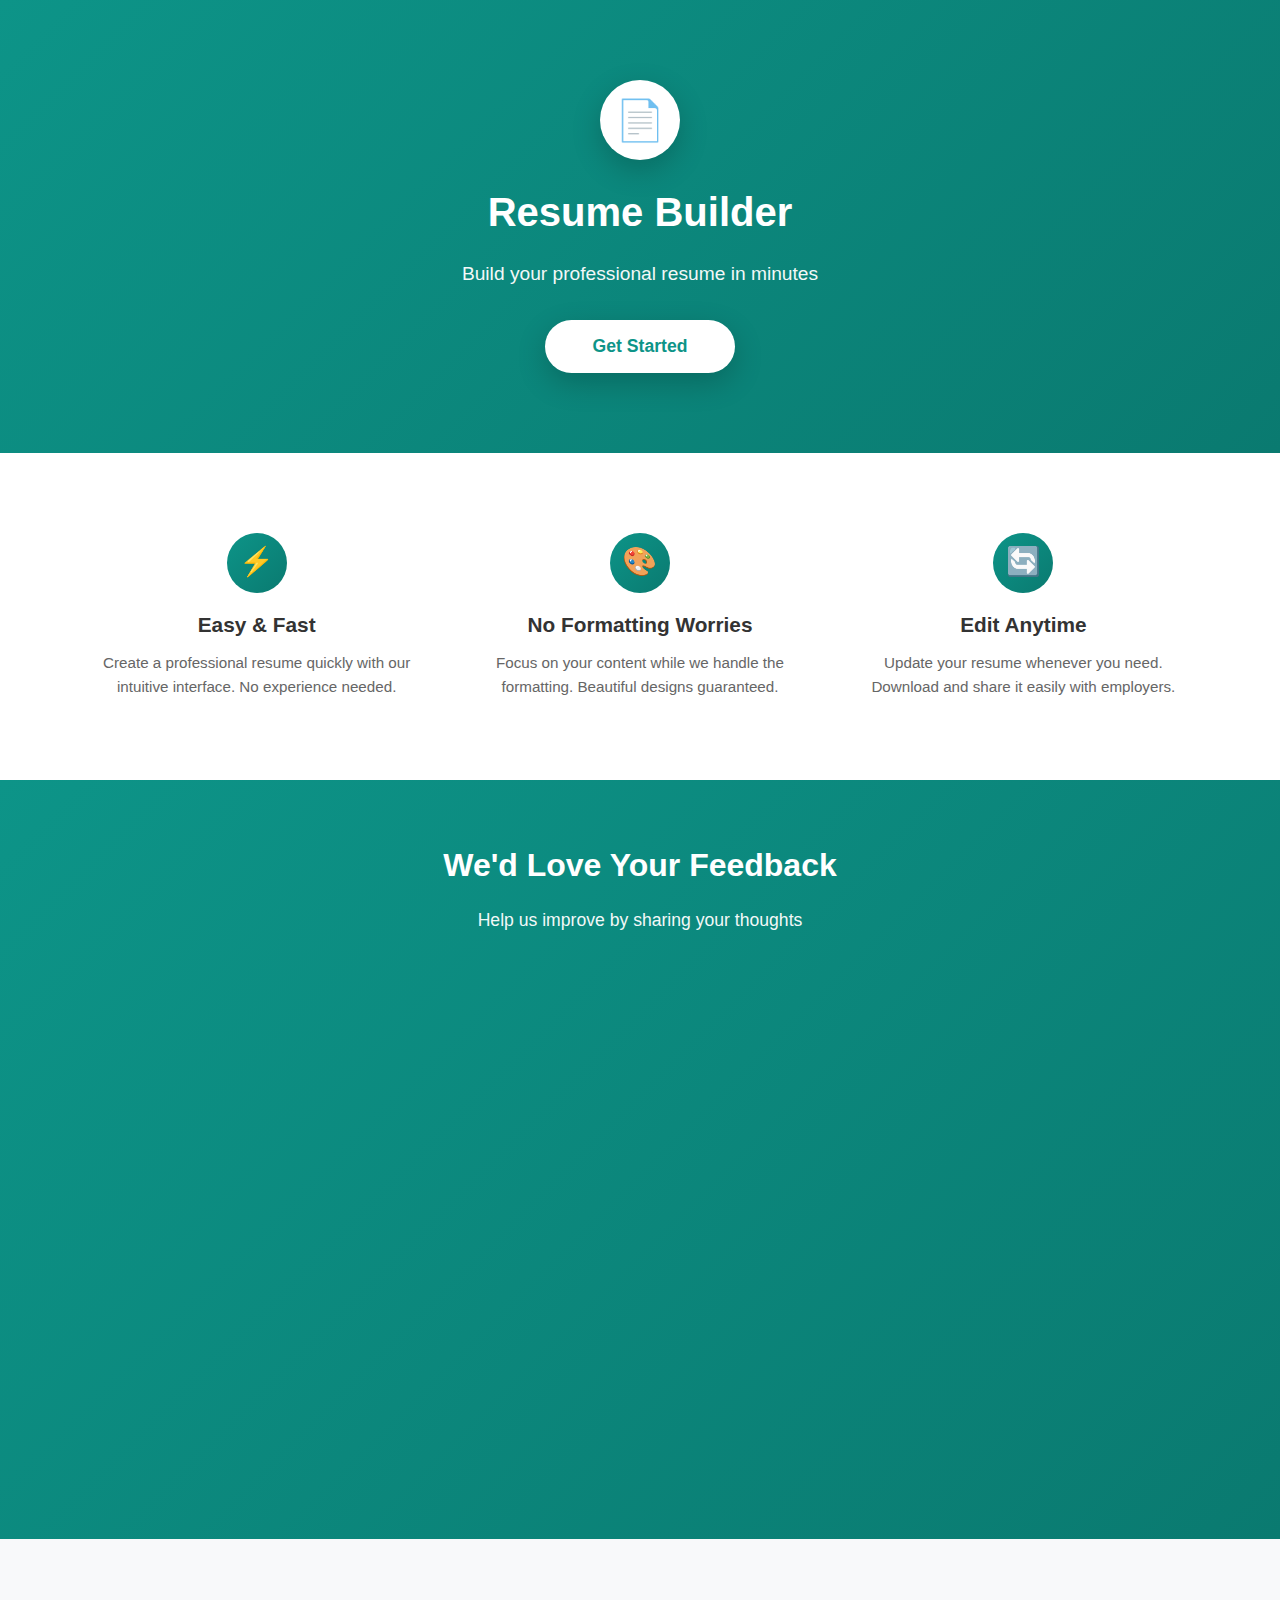
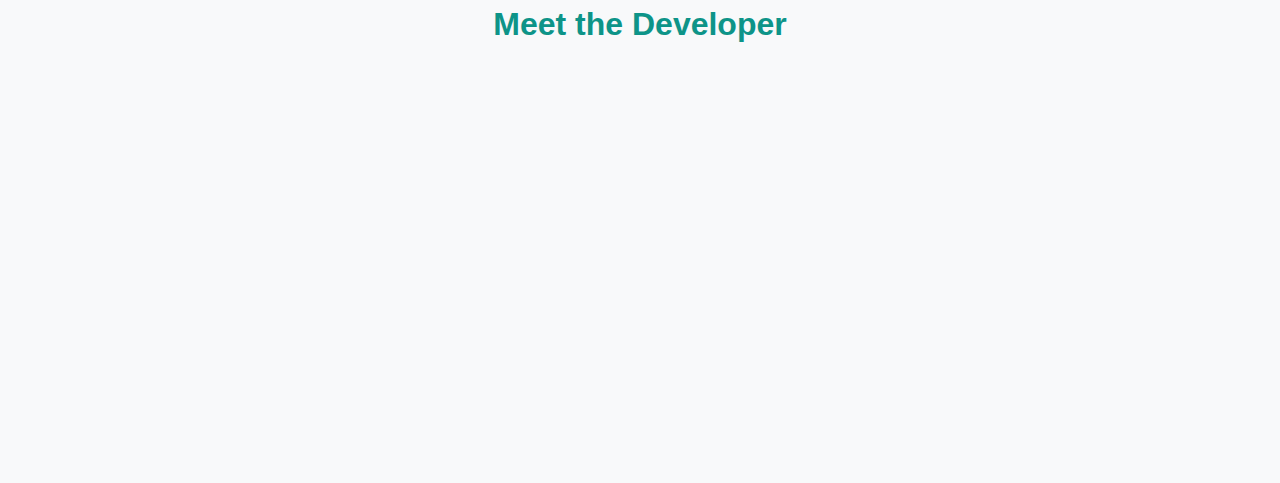
<file: index.html>
<!DOCTYPE html>
<html lang="en">
<head>
    <meta charset="UTF-8">
    <meta name="viewport" content="width=device-width, initial-scale=1.0">
    <title>Resume Builder - Build Your Resume in Minutes</title>
    <style>
        * {
            margin: 0;
            padding: 0;
            box-sizing: border-box;
        }

        body {
            font-family: -apple-system, BlinkMacSystemFont, 'Segoe UI', Roboto, Oxygen, Ubuntu, Cantarell, sans-serif;
            line-height: 1.6;
            color: #333;
            background: linear-gradient(135deg, #0D9488 0%, #0a7a70 100%);
            min-height: 100vh;
        }

        .container {
            max-width: 100%;
            width: 100%;
            background: white;
        }

        @keyframes fadeIn {
            from {
                opacity: 0;
                transform: translateY(30px);
            }
            to {
                opacity: 1;
                transform: translateY(0);
            }
        }

        .hero {
            padding: 80px 40px;
            text-align: center;
            background: linear-gradient(135deg, #0D9488 0%, #0a7a70 100%);
            color: white;
            animation: fadeIn 0.8s ease-out;
        }

        .icon {
            width: 80px;
            height: 80px;
            margin: 0 auto 20px;
            background: white;
            border-radius: 50%;
            display: flex;
            align-items: center;
            justify-content: center;
            font-size: 40px;
            box-shadow: 0 10px 30px rgba(0, 0, 0, 0.2);
        }

        h1 {
            font-size: 2.5rem;
            margin-bottom: 15px;
            font-weight: 700;
        }

        .tagline {
            font-size: 1.2rem;
            opacity: 0.95;
            margin-bottom: 30px;
        }

        .cta-button {
            display: inline-block;
            padding: 16px 48px;
            background: white;
            color: #0D9488;
            text-decoration: none;
            border-radius: 50px;
            font-weight: 600;
            font-size: 1.1rem;
            transition: all 0.3s ease;
            box-shadow: 0 10px 30px rgba(0, 0, 0, 0.2);
            cursor: pointer;
            border: none;
        }

        .cta-button:hover {
            transform: translateY(-3px);
            box-shadow: 0 15px 40px rgba(0, 0, 0, 0.3);
        }

        .features {
            padding: 60px 40px;
            display: grid;
            grid-template-columns: repeat(auto-fit, minmax(250px, 1fr));
            gap: 30px;
            max-width: 1200px;
            margin: 0 auto;
        }

        .feature {
            text-align: center;
            padding: 20px;
            transition: transform 0.3s ease;
        }

        .feature:hover {
            transform: translateY(-5px);
        }

        .feature-icon {
            width: 60px;
            height: 60px;
            margin: 0 auto 15px;
            background: linear-gradient(135deg, #0D9488 0%, #0a7a70 100%);
            border-radius: 50%;
            display: flex;
            align-items: center;
            justify-content: center;
            font-size: 28px;
            color: white;
        }

        .feature h3 {
            font-size: 1.3rem;
            margin-bottom: 10px;
            color: #333;
        }

        .feature p {
            color: #666;
            font-size: 0.95rem;
        }

        .feedback-section {
            padding: 60px 40px;
            background: linear-gradient(135deg, #0D9488 0%, #0a7a70 100%);
            color: white;
        }

        .feedback-section h2 {
            font-size: 2rem;
            margin-bottom: 15px;
            text-align: center;
        }

        .feedback-subtitle {
            text-align: center;
            font-size: 1.1rem;
            margin-bottom: 40px;
            opacity: 0.95;
        }

        .feedback-form {
            max-width: 600px;
            margin: 0 auto;
            background: white;
            padding: 40px;
            border-radius: 15px;
            box-shadow: 0 10px 40px rgba(0, 0, 0, 0.2);
        }

        .form-group {
            margin-bottom: 20px;
        }

        .form-group label {
            display: block;
            margin-bottom: 8px;
            color: #333;
            font-weight: 600;
            font-size: 0.95rem;
        }

        .form-group input,
        .form-group textarea {
            width: 100%;
            padding: 12px 15px;
            border: 2px solid #e9ecef;
            border-radius: 8px;
            font-size: 1rem;
            transition: border-color 0.3s ease;
            font-family: inherit;
        }

        .form-group input:focus,
        .form-group textarea:focus {
            outline: none;
            border-color: #0D9488;
        }

        .form-group textarea {
            resize: vertical;
            min-height: 120px;
        }

        .submit-btn {
            width: 100%;
            padding: 14px;
            background: linear-gradient(135deg, #0D9488 0%, #0a7a70 100%);
            color: white;
            border: none;
            border-radius: 8px;
            font-size: 1.1rem;
            font-weight: 600;
            cursor: pointer;
            transition: all 0.3s ease;
        }

        .submit-btn:hover {
            transform: translateY(-2px);
            box-shadow: 0 8px 25px rgba(13, 148, 136, 0.4);
        }

        .developer-section {
            padding: 60px 40px;
            background: #f8f9fa;
            text-align: center;
        }

        .developer-section h2 {
            font-size: 2rem;
            margin-bottom: 30px;
            color: #0D9488;
        }

        .developer-card {
            max-width: 400px;
            margin: 0 auto;
            padding: 30px;
            background: white;
            border-radius: 15px;
            box-shadow: 0 5px 20px rgba(13, 148, 136, 0.1);
        }

        .developer-image {
            width: 120px;
            height: 120px;
            margin: 0 auto 20px;
            border-radius: 50%;
            background: linear-gradient(135deg, #0D9488 0%, #0a7a70 100%);
            display: flex;
            align-items: center;
            justify-content: center;
            font-size: 50px;
            color: white;
            box-shadow: 0 8px 25px rgba(13, 148, 136, 0.3);
        }

        .developer-name {
            font-size: 1.5rem;
            font-weight: 600;
            color: #333;
            margin-bottom: 8px;
        }

        .developer-title {
            color: #666;
            font-size: 1rem;
            margin-bottom: 25px;
        }

        .social-links {
            display: flex;
            justify-content: center;
            gap: 15px;
            flex-wrap: wrap;
        }

        .social-btn {
            display: inline-flex;
            align-items: center;
            justify-content: center;
            width: 45px;
            height: 45px;
            background: #0D9488;
            color: white;
            border-radius: 50%;
            text-decoration: none;
            font-size: 20px;
            transition: all 0.3s ease;
            box-shadow: 0 4px 15px rgba(13, 148, 136, 0.3);
        }

        .social-btn:hover {
            transform: translateY(-3px);
            box-shadow: 0 6px 20px rgba(13, 148, 136, 0.5);
            background: #0a7a70;
        }

        /* Modal Styles */
        .modal {
            display: none;
            position: fixed;
            z-index: 1000;
            left: 0;
            top: 0;
            width: 100%;
            height: 100%;
            background-color: rgba(0, 0, 0, 0.5);
            animation: fadeIn 0.3s ease-out;
        }

        .modal-content {
            background-color: white;
            margin: 10% auto;
            padding: 40px;
            border-radius: 15px;
            max-width: 400px;
            text-align: center;
            animation: slideIn 0.3s ease-out;
            box-shadow: 0 20px 60px rgba(0, 0, 0, 0.3);
        }

        @keyframes slideIn {
            from {
                transform: translateY(-50px);
                opacity: 0;
            }
            to {
                transform: translateY(0);
                opacity: 1;
            }
        }

        .modal-icon {
            width: 80px;
            height: 80px;
            margin: 0 auto 20px;
            background: linear-gradient(135deg, #0D9488 0%, #0a7a70 100%);
            border-radius: 50%;
            display: flex;
            align-items: center;
            justify-content: center;
            font-size: 40px;
            color: white;
        }

        .modal-content h3 {
            font-size: 1.8rem;
            color: #333;
            margin-bottom: 15px;
        }

        .modal-content p {
            color: #666;
            font-size: 1rem;
            margin-bottom: 25px;
        }

        .modal-close-btn {
            padding: 12px 40px;
            background: linear-gradient(135deg, #0D9488 0%, #0a7a70 100%);
            color: white;
            border: none;
            border-radius: 8px;
            font-size: 1rem;
            font-weight: 600;
            cursor: pointer;
            transition: all 0.3s ease;
        }

        .modal-close-btn:hover {
            transform: translateY(-2px);
            box-shadow: 0 8px 25px rgba(13, 148, 136, 0.4);
        }

        @media (max-width: 768px) {
            .hero {
                padding: 60px 25px;
            }

            h1 {
                font-size: 2rem;
            }

            .tagline {
                font-size: 1rem;
            }

            .features {
                padding: 40px 25px;
                gap: 25px;
            }

            .feedback-section {
                padding: 40px 25px;
            }

            .feedback-section h2 {
                font-size: 1.6rem;
            }

            .feedback-form {
                padding: 30px 25px;
            }

            .developer-section {
                padding: 40px 25px;
            }

            .developer-section h2 {
                font-size: 1.6rem;
            }

            .cta-button {
                padding: 14px 40px;
                font-size: 1rem;
            }

            .modal-content {
                margin: 20% auto;
                padding: 30px 25px;
                max-width: 90%;
            }
        }

        @media (max-width: 480px) {
            h1 {
                font-size: 1.6rem;
            }

            .icon {
                width: 60px;
                height: 60px;
                font-size: 30px;
            }

            .features {
                grid-template-columns: 1fr;
            }

            .developer-image {
                width: 100px;
                height: 100px;
                font-size: 40px;
            }

            .developer-name {
                font-size: 1.3rem;
            }

            .feedback-form {
                padding: 25px 20px;
            }

            .modal-icon {
                width: 60px;
                height: 60px;
                font-size: 30px;
            }

            .modal-content h3 {
                font-size: 1.4rem;
            }
        }
    </style>
</head>
<body>
    <div class="container">
        <div class="hero">
            <div class="icon">📄</div>
            <h1>Resume Builder</h1>
            <p class="tagline">Build your professional resume in minutes</p>
            <button class="cta-button" onclick="handleGetStarted()">Get Started</button>
        </div>

        <div class="features">
            <div class="feature">
                <div class="feature-icon">⚡</div>
                <h3>Easy & Fast</h3>
                <p>Create a professional resume quickly with our intuitive interface. No experience needed.</p>
            </div>

            <div class="feature">
                <div class="feature-icon">🎨</div>
                <h3>No Formatting Worries</h3>
                <p>Focus on your content while we handle the formatting. Beautiful designs guaranteed.</p>
            </div>

            <div class="feature">
                <div class="feature-icon">🔄</div>
                <h3>Edit Anytime</h3>
                <p>Update your resume whenever you need. Download and share it easily with employers.</p>
            </div>
        </div>

        <div class="feedback-section">
            <h2>We'd Love Your Feedback</h2>
            <p class="feedback-subtitle">Help us improve by sharing your thoughts</p>
            <form class="feedback-form" id="feedbackForm">
                <div class="form-group">
                    <label for="name">Name</label>
                    <input type="text" id="name" name="name" required>
                </div>
                <div class="form-group">
                    <label for="email">Email</label>
                    <input type="email" id="email" name="email" required>
                </div>
                <div class="form-group">
                    <label for="message">Your Feedback</label>
                    <textarea id="message" name="message" required></textarea>
                </div>
                <button type="submit" class="submit-btn">Submit Feedback</button>
            </form>
        </div>

        <div class="developer-section">
            <h2>Meet the Developer</h2>
            <div class="developer-card">
                <div class="developer-image">👨‍💻</div>
                <div class="developer-name">Your Name</div>
                <div class="developer-title">Full Stack Developer</div>
                <div class="social-links">
                    <a href="#" class="social-btn" aria-label="GitHub" title="GitHub">
                        <svg width="20" height="20" viewBox="0 0 24 24" fill="currentColor">
                            <path d="M12 0C5.37 0 0 5.37 0 12c0 5.31 3.435 9.795 8.205 11.385.6.105.825-.255.825-.57 0-.285-.015-1.23-.015-2.235-3.015.555-3.795-.735-4.035-1.41-.135-.345-.72-1.41-1.23-1.695-.42-.225-1.02-.78-.015-.795.945-.015 1.62.87 1.845 1.23 1.08 1.815 2.805 1.305 3.495.99.105-.78.42-1.305.765-1.605-2.67-.3-5.46-1.335-5.46-5.925 0-1.305.465-2.385 1.23-3.225-.12-.3-.54-1.53.12-3.18 0 0 1.005-.315 3.3 1.23.96-.27 1.98-.405 3-.405s2.04.135 3 .405c2.295-1.56 3.3-1.23 3.3-1.23.66 1.65.24 2.88.12 3.18.765.84 1.23 1.905 1.23 3.225 0 4.605-2.805 5.625-5.475 5.925.435.375.81 1.095.81 2.22 0 1.605-.015 2.895-.015 3.3 0 .315.225.69.825.57A12.02 12.02 0 0024 12c0-6.63-5.37-12-12-12z"/>
                        </svg>
                    </a>
                    <a href="#" class="social-btn" aria-label="LinkedIn" title="LinkedIn">
                        <svg width="20" height="20" viewBox="0 0 24 24" fill="currentColor">
                            <path d="M20.447 20.452h-3.554v-5.569c0-1.328-.027-3.037-1.852-3.037-1.853 0-2.136 1.445-2.136 2.939v5.667H9.351V9h3.414v1.561h.046c.477-.9 1.637-1.85 3.37-1.85 3.601 0 4.267 2.37 4.267 5.455v6.286zM5.337 7.433c-1.144 0-2.063-.926-2.063-2.065 0-1.138.92-2.063 2.063-2.063 1.14 0 2.064.925 2.064 2.063 0 1.139-.925 2.065-2.064 2.065zm1.782 13.019H3.555V9h3.564v11.452zM22.225 0H1.771C.792 0 0 .774 0 1.729v20.542C0 23.227.792 24 1.771 24h20.451C23.2 24 24 23.227 24 22.271V1.729C24 .774 23.2 0 22.222 0h.003z"/>
                        </svg>
                    </a>
                    <a href="#" class="social-btn" aria-label="Twitter" title="Twitter">
                        <svg width="20" height="20" viewBox="0 0 24 24" fill="currentColor">
                            <path d="M23.953 4.57a10 10 0 01-2.825.775 4.958 4.958 0 002.163-2.723c-.951.555-2.005.959-3.127 1.184a4.92 4.92 0 00-8.384 4.482C7.69 8.095 4.067 6.13 1.64 3.162a4.822 4.822 0 00-.666 2.475c0 1.71.87 3.213 2.188 4.096a4.904 4.904 0 01-2.228-.616v.06a4.923 4.923 0 003.946 4.827 4.996 4.996 0 01-2.212.085 4.936 4.936 0 004.604 3.417 9.867 9.867 0 01-6.102 2.105c-.39 0-.779-.023-1.17-.067a13.995 13.995 0 007.557 2.209c9.053 0 13.998-7.496 13.998-13.985 0-.21 0-.42-.015-.63A9.935 9.935 0 0024 4.59z"/>
                        </svg>
                    </a>
                    <a href="#" class="social-btn" aria-label="Email" title="Email">
                        <svg width="20" height="20" viewBox="0 0 24 24" fill="currentColor">
                            <path d="M20 4H4c-1.1 0-1.99.9-1.99 2L2 18c0 1.1.9 2 2 2h16c1.1 0 2-.9 2-2V6c0-1.1-.9-2-2-2zm0 4l-8 5-8-5V6l8 5 8-5v2z"/>
                        </svg>
                    </a>
                    <a href="#" class="social-btn" aria-label="Portfolio" title="Portfolio">
                        <svg width="20" height="20" viewBox="0 0 24 24" fill="currentColor">
                            <path d="M12 2C6.48 2 2 6.48 2 12s4.48 10 10 10 10-4.48 10-10S17.52 2 12 2zm-2 15l-5-5 1.41-1.41L10 14.17l7.59-7.59L19 8l-9 9z"/>
                        </svg>
                    </a>
                </div>
            </div>
        </div>
    </div>

    <!-- Success Modal -->
    <div id="successModal" class="modal">
        <div class="modal-content">
            <div class="modal-icon">✓</div>
            <h3>Thank You!</h3>
            <p>Your feedback has been submitted successfully. We appreciate your input!</p>
            <button class="modal-close-btn" onclick="closeModal()">Close</button>
        </div>
    </div>

    <script>
        function handleGetStarted() {
            const button = document.querySelector('.cta-button');
            button.style.transform = 'scale(0.95)';
            setTimeout(() => {
                button.style.transform = 'scale(1)';
                alert('Welcome to Resume Builder! Login/signup functionality will be integrated here.');
            }, 100);
        }

        // Feedback form submission
        document.getElementById('feedbackForm').addEventListener('submit', function(e) {
            e.preventDefault();
            
            // Show success modal
            document.getElementById('successModal').style.display = 'block';
            
            // Reset form
            this.reset();
        });

        function closeModal() {
            document.getElementById('successModal').style.display = 'none';
        }

        // Close modal when clicking outside
        window.onclick = function(event) {
            const modal = document.getElementById('successModal');
            if (event.target === modal) {
                modal.style.display = 'none';
            }
        }

        // Animations
        const features = document.querySelectorAll('.feature');
        const observer = new IntersectionObserver((entries) => {
            entries.forEach((entry, index) => {
                if (entry.isIntersecting) {
                    setTimeout(() => {
                        entry.target.style.opacity = '1';
                        entry.target.style.transform = 'translateY(0)';
                    }, index * 100);
                }
            });
        }, { threshold: 0.1 });

        features.forEach(feature => {
            feature.style.opacity = '0';
            feature.style.transform = 'translateY(20px)';
            feature.style.transition = 'all 0.6s ease-out';
            observer.observe(feature);
        });

        const developerCard = document.querySelector('.developer-card');
        const feedbackForm = document.querySelector('.feedback-form');
        const cardObserver = new IntersectionObserver((entries) => {
            entries.forEach(entry => {
                if (entry.isIntersecting) {
                    entry.target.style.opacity = '1';
                    entry.target.style.transform = 'translateY(0)';
                }
            });
        }, { threshold: 0.1 });

        [developerCard, feedbackForm].forEach(element => {
            element.style.opacity = '0';
            element.style.transform = 'translateY(20px)';
            element.style.transition = 'all 0.8s ease-out';
            cardObserver.observe(element);
        });
    </script>
</body>
</html>
</file>
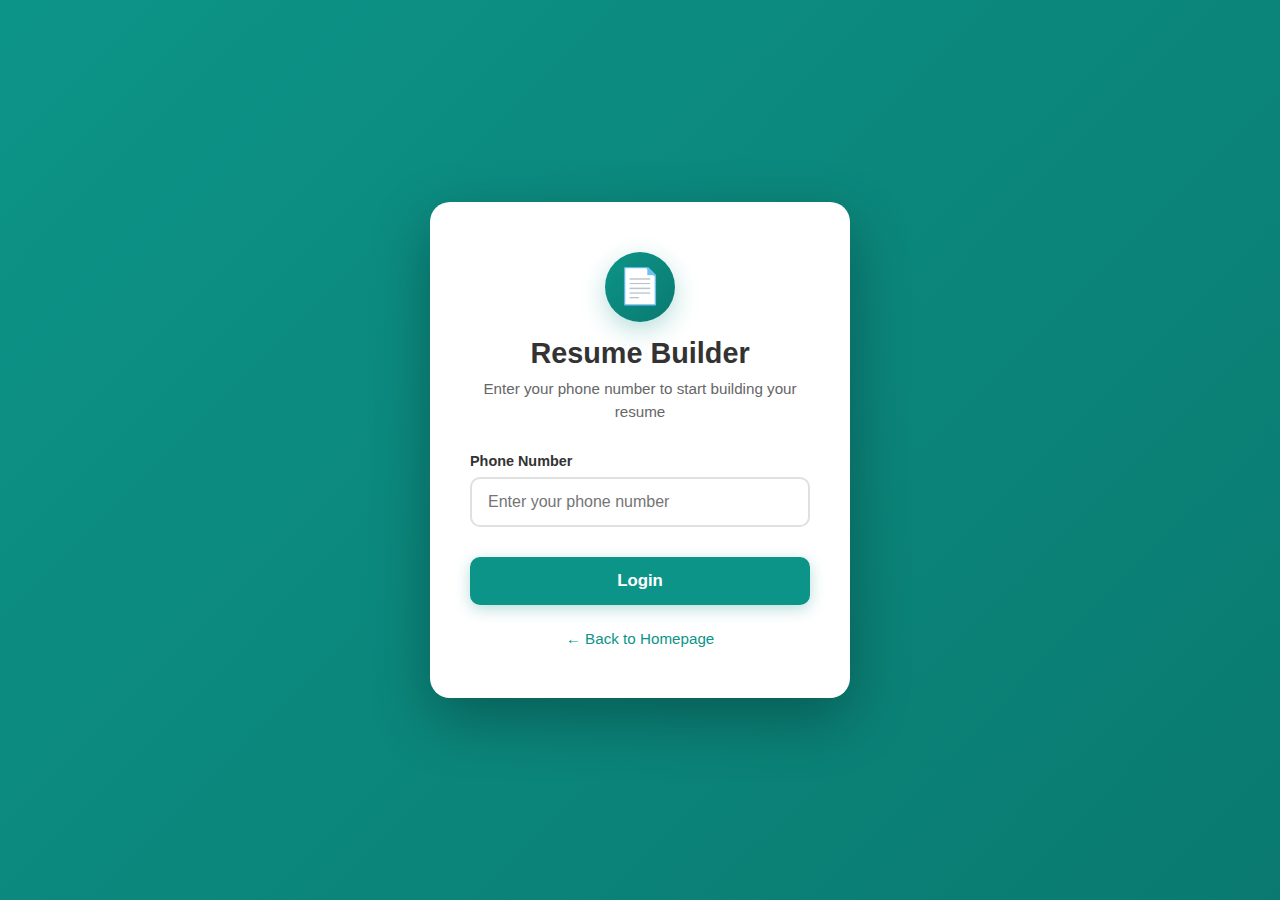
<file: login.html>
<!DOCTYPE html>
<html lang="en">
<head>
    <meta charset="UTF-8">
    <meta name="viewport" content="width=device-width, initial-scale=1.0">
    <title>Login - Resume Builder</title>
    <style>
        * {
            margin: 0;
            padding: 0;
            box-sizing: border-box;
        }

        body {
            font-family: -apple-system, BlinkMacSystemFont, 'Segoe UI', Roboto, Oxygen, Ubuntu, Cantarell, sans-serif;
            background: linear-gradient(135deg, #0D9488 0%, #0a7a70 100%);
            min-height: 100vh;
            display: flex;
            align-items: center;
            justify-content: center;
            padding: 20px;
        }

        .login-container {
            background: white;
            width: 100%;
            max-width: 420px;
            padding: 50px 40px;
            border-radius: 20px;
            box-shadow: 0 20px 60px rgba(0, 0, 0, 0.3);
            animation: fadeIn 0.6s ease-out;
        }

        @keyframes fadeIn {
            from {
                opacity: 0;
                transform: translateY(30px);
            }
            to {
                opacity: 1;
                transform: translateY(0);
            }
        }

        .logo {
            text-align: center;
            margin-bottom: 30px;
        }

        .logo-icon {
            width: 70px;
            height: 70px;
            margin: 0 auto 15px;
            background: linear-gradient(135deg, #0D9488 0%, #0a7a70 100%);
            border-radius: 50%;
            display: flex;
            align-items: center;
            justify-content: center;
            font-size: 35px;
            color: white;
            box-shadow: 0 8px 25px rgba(13, 148, 136, 0.3);
        }

        .app-name {
            font-size: 1.8rem;
            font-weight: 700;
            color: #333;
            margin-bottom: 8px;
        }

        .tagline {
            font-size: 0.95rem;
            color: #666;
            line-height: 1.5;
        }

        .form-group {
            margin: 30px 0;
        }

        label {
            display: block;
            font-size: 0.9rem;
            font-weight: 600;
            color: #333;
            margin-bottom: 8px;
        }

        .input-wrapper {
            position: relative;
        }

        input[type="tel"] {
            width: 100%;
            padding: 14px 16px;
            font-size: 1rem;
            border: 2px solid #e0e0e0;
            border-radius: 10px;
            outline: none;
            transition: all 0.3s ease;
            font-family: inherit;
        }

        input[type="tel"]:focus {
            border-color: #0D9488;
            box-shadow: 0 0 0 3px rgba(13, 148, 136, 0.1);
        }

        input[type="tel"].error {
            border-color: #ef4444;
        }

        input[type="tel"].error:focus {
            box-shadow: 0 0 0 3px rgba(239, 68, 68, 0.1);
        }

        .error-message {
            display: none;
            color: #ef4444;
            font-size: 0.85rem;
            margin-top: 6px;
        }

        .error-message.show {
            display: block;
        }

        .login-button {
            width: 100%;
            padding: 14px;
            background: #0D9488;
            color: white;
            border: none;
            border-radius: 10px;
            font-size: 1.05rem;
            font-weight: 600;
            cursor: pointer;
            transition: all 0.3s ease;
            box-shadow: 0 4px 15px rgba(13, 148, 136, 0.3);
        }

        .login-button:hover {
            background: #0a7a70;
            transform: translateY(-2px);
            box-shadow: 0 6px 20px rgba(13, 148, 136, 0.4);
        }

        .login-button:active {
            transform: translateY(0);
        }

        .login-button:disabled {
            background: #94a3b8;
            cursor: not-allowed;
            transform: none;
            box-shadow: none;
        }

        .back-link {
            text-align: center;
            margin-top: 25px;
        }

        .back-link a {
            color: #0D9488;
            text-decoration: none;
            font-size: 0.95rem;
            font-weight: 500;
            transition: color 0.3s ease;
        }

        .back-link a:hover {
            color: #0a7a70;
            text-decoration: underline;
        }

        @media (max-width: 480px) {
            .login-container {
                padding: 40px 30px;
            }

            .app-name {
                font-size: 1.5rem;
            }

            .logo-icon {
                width: 60px;
                height: 60px;
                font-size: 30px;
            }
        }
    </style>
</head>
<body>
    <div class="login-container">
        <div class="logo">
            <div class="logo-icon">📄</div>
            <h1 class="app-name">Resume Builder</h1>
            <p class="tagline">Enter your phone number to start building your resume</p>
        </div>

        <form id="loginForm" novalidate>
            <div class="form-group">
                <label for="phoneNumber">Phone Number</label>
                <div class="input-wrapper">
                    <input 
                        type="tel" 
                        id="phoneNumber" 
                        name="phoneNumber" 
                        placeholder="Enter your phone number"
                        maxlength="15"
                        autocomplete="tel"
                    >
                    <div class="error-message" id="errorMessage"></div>
                </div>
            </div>

            <button type="submit" class="login-button" id="loginButton">
                Login
            </button>
        </form>

        <div class="back-link">
            <a href="#" onclick="goToHomepage(event)">← Back to Homepage</a>
        </div>
    </div>

    <script>
        const form = document.getElementById('loginForm');
        const phoneInput = document.getElementById('phoneNumber');
        const loginButton = document.getElementById('loginButton');
        const errorMessage = document.getElementById('errorMessage');

        // Remove non-numeric characters as user types
        phoneInput.addEventListener('input', function(e) {
            let value = e.target.value.replace(/\D/g, '');
            e.target.value = value;
            
            // Clear error when user starts typing
            if (phoneInput.classList.contains('error')) {
                phoneInput.classList.remove('error');
                errorMessage.classList.remove('show');
            }
        });

        // Form validation
        function validatePhone(phone) {
            // Remove any spaces or special characters
            const cleanPhone = phone.replace(/\D/g, '');
            
            // Check if phone number is between 10-15 digits
            if (cleanPhone.length === 0) {
                return { valid: false, message: 'Phone number is required' };
            }
            
            if (cleanPhone.length < 10) {
                return { valid: false, message: 'Phone number must be at least 10 digits' };
            }
            
            if (cleanPhone.length > 15) {
                return { valid: false, message: 'Phone number is too long' };
            }
            
            return { valid: true };
        }

        // Handle form submission
        form.addEventListener('submit', function(e) {
            e.preventDefault();
            
            const phoneValue = phoneInput.value.trim();
            const validation = validatePhone(phoneValue);
            
            if (!validation.valid) {
                // Show error
                phoneInput.classList.add('error');
                errorMessage.textContent = validation.message;
                errorMessage.classList.add('show');
                phoneInput.focus();
                return;
            }
            
            // Success - simulate login
            loginButton.disabled = true;
            loginButton.textContent = 'Logging in...';
            
            setTimeout(() => {
                alert(`Login successful! Welcome!\nPhone: ${phoneValue}\n\nYou will now be redirected to the dashboard.`);
                loginButton.textContent = 'Login';
                loginButton.disabled = false;
                form.reset();
            }, 1000);
        });

        // Handle back to homepage
        function goToHomepage(e) {
            e.preventDefault();
            alert('Redirecting to Homepage...');
            // In a real app, you would navigate to the homepage
            // window.location.href = 'index.html';
        }

        // Add enter key support
        phoneInput.addEventListener('keypress', function(e) {
            if (e.key === 'Enter') {
                form.dispatchEvent(new Event('submit'));
            }
        });
    </script>
</body>
</html>
</file>
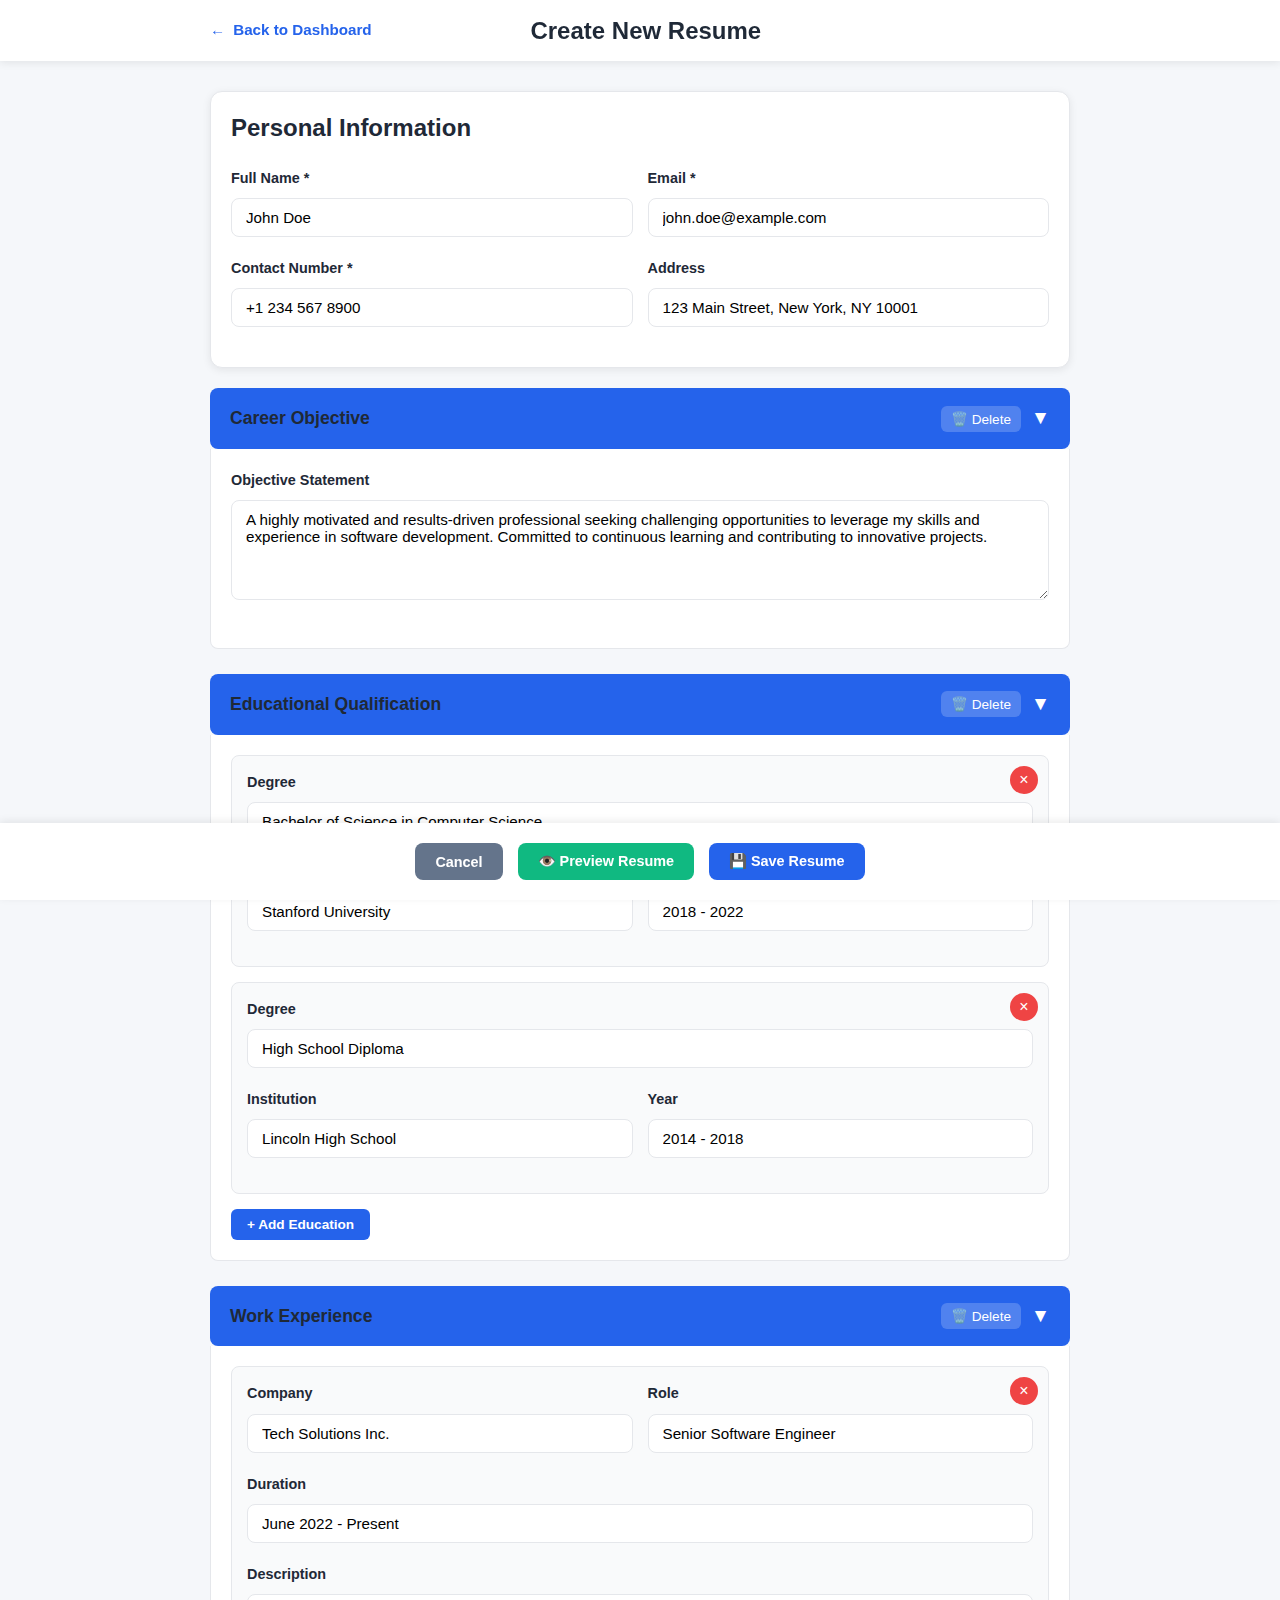
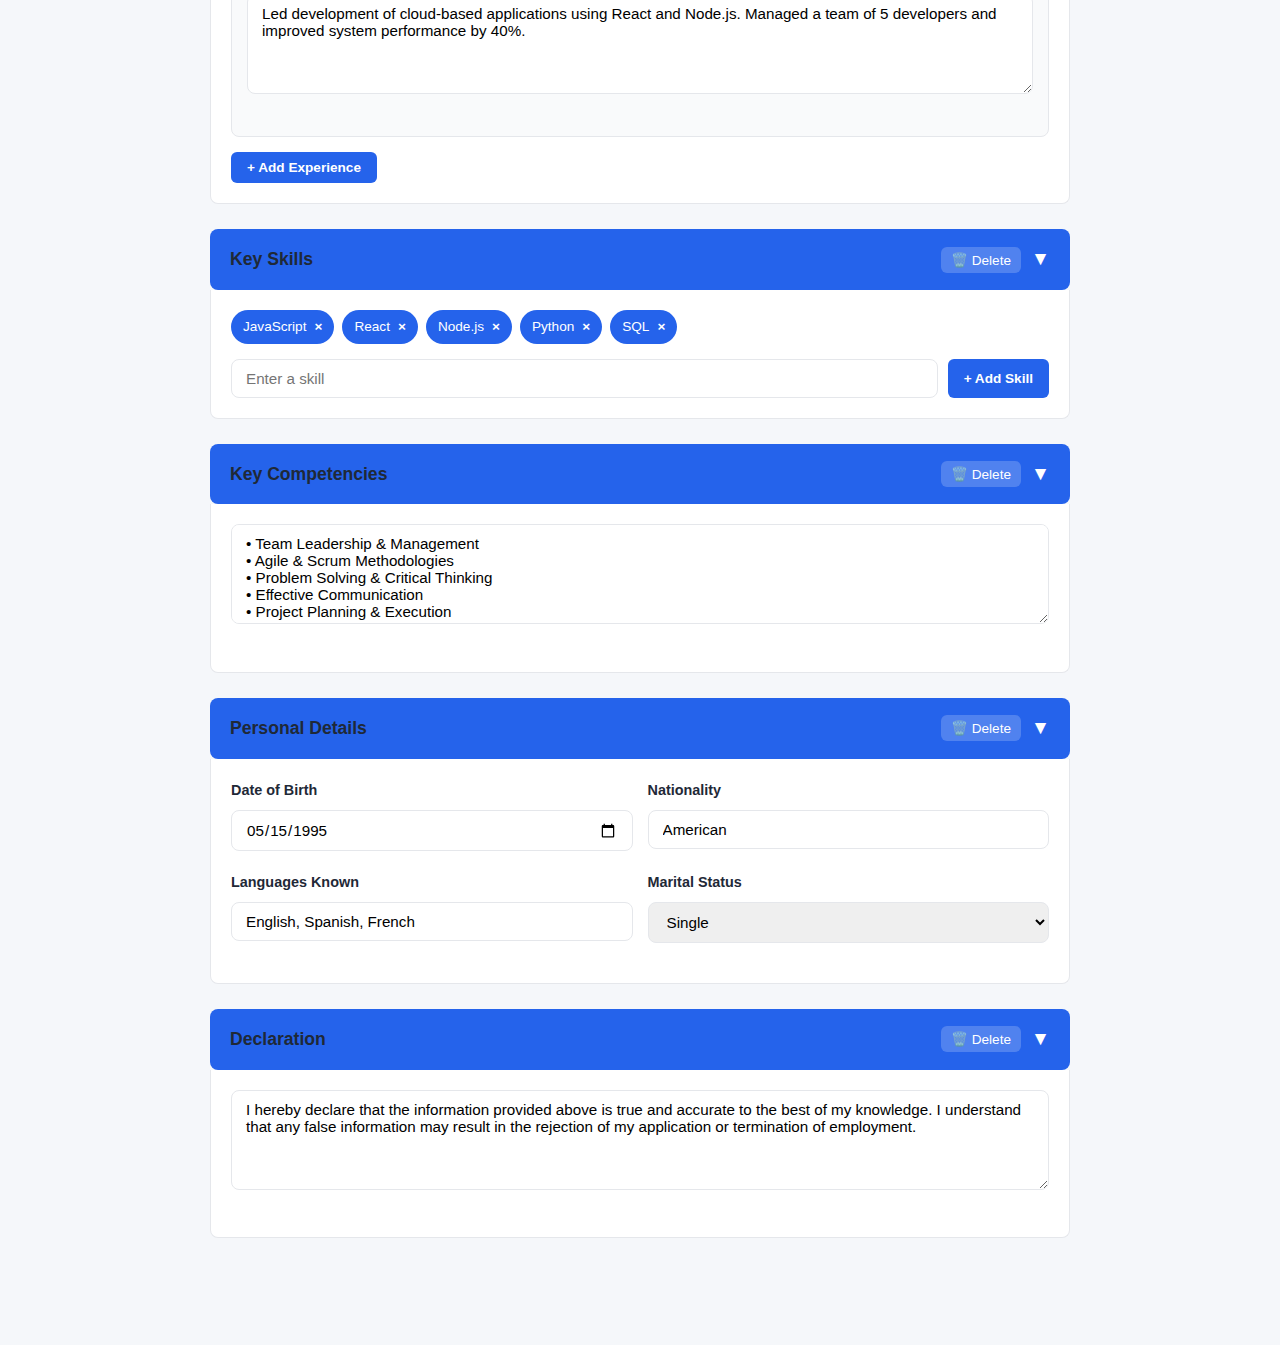
<file: test.html>
<!DOCTYPE html>
<html lang="en">
<head>
    <meta charset="UTF-8">
    <meta name="viewport" content="width=device-width, initial-scale=1.0">
    <title>Create New Resume - Resume Builder</title>
    <style>
        /* ==================== COMMON STYLES (styles.css) ==================== */
        
        /* Reset & Base Styles */
        * {
            margin: 0;
            padding: 0;
            box-sizing: border-box;
        }

        body {
            font-family: -apple-system, BlinkMacSystemFont, 'Segoe UI', Roboto, Oxygen, Ubuntu, Cantarell, sans-serif;
            line-height: 1.6;
            color: #333;
            background: #f5f7fa;
            min-height: 100vh;
        }

        /* Typography */
        h1, h2, h3, h4, h5, h6 {
            font-weight: 600;
            line-height: 1.3;
            color: #1f2937;
        }

        h1 { font-size: 2rem; }
        h2 { font-size: 1.5rem; }
        h3 { font-size: 1.25rem; }

        /* Colors */
        :root {
            --primary-color: #2563EB;
            --primary-dark: #1e40af;
            --secondary-color: #64748b;
            --success-color: #10b981;
            --danger-color: #ef4444;
            --warning-color: #f59e0b;
            --bg-light: #f5f7fa;
            --border-color: #e5e7eb;
            --text-primary: #1f2937;
            --text-secondary: #6b7280;
        }

        /* Buttons */
        .btn {
            display: inline-block;
            padding: 10px 20px;
            font-size: 0.9rem;
            font-weight: 600;
            text-align: center;
            text-decoration: none;
            border: none;
            border-radius: 8px;
            cursor: pointer;
            transition: all 0.3s ease;
            font-family: inherit;
        }

        .btn-primary {
            background: var(--primary-color);
            color: white;
        }

        .btn-primary:hover {
            background: var(--primary-dark);
            transform: translateY(-2px);
            box-shadow: 0 4px 12px rgba(37, 99, 235, 0.3);
        }

        .btn-secondary {
            background: var(--secondary-color);
            color: white;
        }

        .btn-secondary:hover {
            background: #475569;
        }

        .btn-danger {
            background: var(--danger-color);
            color: white;
        }

        .btn-danger:hover {
            background: #dc2626;
        }

        .btn-success {
            background: var(--success-color);
            color: white;
        }

        .btn-success:hover {
            background: #059669;
        }

        /* Cards */
        .card {
            background: white;
            border-radius: 12px;
            padding: 20px;
            box-shadow: 0 2px 8px rgba(0, 0, 0, 0.08);
            border: 1px solid var(--border-color);
            margin-bottom: 20px;
        }

        /* Container */
        .container {
            max-width: 900px;
            margin: 0 auto;
            padding: 0 20px;
        }

        /* Utilities */
        .mt-2 { margin-top: 1rem; }
        .mt-3 { margin-top: 1.5rem; }
        .mb-2 { margin-bottom: 1rem; }
        .mb-3 { margin-bottom: 1.5rem; }

        /* ==================== PAGE SPECIFIC STYLES ==================== */

        /* Header */
        .page-header {
            background: white;
            box-shadow: 0 2px 8px rgba(0, 0, 0, 0.08);
            padding: 15px 0;
            margin-bottom: 30px;
            position: sticky;
            top: 0;
            z-index: 100;
        }

        .header-content {
            display: flex;
            justify-content: space-between;
            align-items: center;
        }

        .back-btn {
            display: flex;
            align-items: center;
            gap: 8px;
            color: var(--primary-color);
            text-decoration: none;
            font-weight: 600;
            font-size: 0.95rem;
            transition: all 0.3s ease;
        }

        .back-btn:hover {
            color: var(--primary-dark);
        }

        .page-title {
            font-size: 1.5rem;
            color: var(--text-primary);
        }

        /* Form Styles */
        .form-group {
            margin-bottom: 20px;
        }

        .form-label {
            display: block;
            font-weight: 600;
            color: var(--text-primary);
            margin-bottom: 8px;
            font-size: 0.9rem;
        }

        .form-input,
        .form-textarea,
        .form-select {
            width: 100%;
            padding: 10px 14px;
            border: 1px solid var(--border-color);
            border-radius: 8px;
            font-size: 0.95rem;
            font-family: inherit;
            transition: all 0.3s ease;
        }

        .form-input:focus,
        .form-textarea:focus,
        .form-select:focus {
            outline: none;
            border-color: var(--primary-color);
            box-shadow: 0 0 0 3px rgba(37, 99, 235, 0.1);
        }

        .form-textarea {
            resize: vertical;
            min-height: 100px;
        }

        .form-row {
            display: grid;
            grid-template-columns: repeat(2, 1fr);
            gap: 15px;
        }

        @media (max-width: 768px) {
            .form-row {
                grid-template-columns: 1fr;
            }
        }

        /* Section Styles */
        .resume-section {
            margin-bottom: 25px;
        }

        .section-header {
            display: flex;
            justify-content: space-between;
            align-items: center;
            padding: 15px 20px;
            background: var(--primary-color);
            color: white;
            border-radius: 8px;
            cursor: pointer;
            transition: all 0.3s ease;
        }

        .section-header:hover {
            background: var(--primary-dark);
        }

        .section-header-left {
            display: flex;
            align-items: center;
            gap: 10px;
            flex: 1;
        }

        .section-title {
            font-size: 1.1rem;
            font-weight: 600;
            margin: 0;
        }

        .section-actions {
            display: flex;
            align-items: center;
            gap: 10px;
        }

        .collapse-icon {
            font-size: 1.2rem;
            transition: transform 0.3s ease;
        }

        .collapse-icon.collapsed {
            transform: rotate(-90deg);
        }

        .delete-section-btn {
            background: rgba(255, 255, 255, 0.2);
            border: none;
            color: white;
            padding: 5px 10px;
            border-radius: 6px;
            cursor: pointer;
            font-size: 0.85rem;
            transition: all 0.3s ease;
        }

        .delete-section-btn:hover {
            background: rgba(255, 255, 255, 0.3);
        }

        .section-content {
            padding: 20px;
            background: white;
            border: 1px solid var(--border-color);
            border-top: none;
            border-radius: 0 0 8px 8px;
        }

        .section-content.collapsed {
            display: none;
        }

        /* Dynamic Row Styles */
        .dynamic-row {
            padding: 15px;
            border: 1px solid var(--border-color);
            border-radius: 8px;
            margin-bottom: 15px;
            position: relative;
            background: #f9fafb;
        }

        .remove-row-btn {
            position: absolute;
            top: 10px;
            right: 10px;
            background: var(--danger-color);
            color: white;
            border: none;
            width: 28px;
            height: 28px;
            border-radius: 50%;
            cursor: pointer;
            font-size: 1rem;
            display: flex;
            align-items: center;
            justify-content: center;
            transition: all 0.3s ease;
        }

        .remove-row-btn:hover {
            background: #dc2626;
            transform: scale(1.1);
        }

        .add-row-btn {
            background: var(--primary-color);
            color: white;
            border: none;
            padding: 8px 16px;
            border-radius: 6px;
            cursor: pointer;
            font-size: 0.85rem;
            font-weight: 600;
            transition: all 0.3s ease;
        }

        .add-row-btn:hover {
            background: var(--primary-dark);
        }

        /* Skills Tags */
        .skills-container {
            display: flex;
            flex-wrap: wrap;
            gap: 8px;
            margin-bottom: 15px;
        }

        .skill-tag {
            background: var(--primary-color);
            color: white;
            padding: 6px 12px;
            border-radius: 20px;
            font-size: 0.85rem;
            display: flex;
            align-items: center;
            gap: 8px;
        }

        .skill-remove {
            cursor: pointer;
            font-weight: bold;
        }

        .skill-input-row {
            display: flex;
            gap: 10px;
        }

        .skill-input-row input {
            flex: 1;
        }

        /* Bottom Actions */
        .bottom-actions {
            position: sticky;
            bottom: 0;
            background: white;
            padding: 20px 0;
            box-shadow: 0 -2px 8px rgba(0, 0, 0, 0.08);
            margin-top: 30px;
        }

        .action-buttons {
            display: flex;
            justify-content: center;
            gap: 15px;
            flex-wrap: wrap;
        }

        @media (max-width: 768px) {
            .action-buttons {
                flex-direction: column;
            }

            .action-buttons .btn {
                width: 100%;
            }
        }
    </style>
</head>
<body>
    <!-- Page Header -->
    <header class="page-header">
        <div class="container header-content">
            <a href="#" class="back-btn" onclick="handleBack()">
                <span>←</span>
                <span>Back to Dashboard</span>
            </a>
            <h1 class="page-title">Create New Resume</h1>
            <div style="width: 150px;"></div>
        </div>
    </header>

    <!-- Main Content -->
    <div class="container">
        <!-- User Info Card -->
        <div class="card">
            <h2 class="mb-3">Personal Information</h2>
            <div class="form-row">
                <div class="form-group">
                    <label class="form-label">Full Name *</label>
                    <input type="text" class="form-input" placeholder="John Doe" value="John Doe">
                </div>
                <div class="form-group">
                    <label class="form-label">Email *</label>
                    <input type="email" class="form-input" placeholder="john.doe@example.com" value="john.doe@example.com">
                </div>
            </div>
            <div class="form-row">
                <div class="form-group">
                    <label class="form-label">Contact Number *</label>
                    <input type="tel" class="form-input" placeholder="+1 234 567 8900" value="+1 234 567 8900">
                </div>
                <div class="form-group">
                    <label class="form-label">Address</label>
                    <input type="text" class="form-input" placeholder="123 Main Street, City, State, ZIP" value="123 Main Street, New York, NY 10001">
                </div>
            </div>
        </div>

        <!-- Objective Section -->
        <div class="resume-section" id="section-objective">
            <div class="section-header" onclick="toggleSection('objective')">
                <div class="section-header-left">
                    <h3 class="section-title">Career Objective</h3>
                </div>
                <div class="section-actions">
                    <button class="delete-section-btn" onclick="deleteSection(event, 'section-objective')">🗑️ Delete</button>
                    <span class="collapse-icon" id="icon-objective">▼</span>
                </div>
            </div>
            <div class="section-content" id="content-objective">
                <div class="form-group">
                    <label class="form-label">Objective Statement</label>
                    <textarea class="form-textarea" placeholder="Write your career objective...">A highly motivated and results-driven professional seeking challenging opportunities to leverage my skills and experience in software development. Committed to continuous learning and contributing to innovative projects.</textarea>
                </div>
            </div>
        </div>

        <!-- Education Section -->
        <div class="resume-section" id="section-education">
            <div class="section-header" onclick="toggleSection('education')">
                <div class="section-header-left">
                    <h3 class="section-title">Educational Qualification</h3>
                </div>
                <div class="section-actions">
                    <button class="delete-section-btn" onclick="deleteSection(event, 'section-education')">🗑️ Delete</button>
                    <span class="collapse-icon" id="icon-education">▼</span>
                </div>
            </div>
            <div class="section-content" id="content-education">
                <div id="education-rows">
                    <div class="dynamic-row">
                        <button class="remove-row-btn" onclick="removeRow(this)">×</button>
                        <div class="form-group">
                            <label class="form-label">Degree</label>
                            <input type="text" class="form-input" placeholder="e.g., Bachelor of Science" value="Bachelor of Science in Computer Science">
                        </div>
                        <div class="form-row">
                            <div class="form-group">
                                <label class="form-label">Institution</label>
                                <input type="text" class="form-input" placeholder="University Name" value="Stanford University">
                            </div>
                            <div class="form-group">
                                <label class="form-label">Year</label>
                                <input type="text" class="form-input" placeholder="2020" value="2018 - 2022">
                            </div>
                        </div>
                    </div>
                    <div class="dynamic-row">
                        <button class="remove-row-btn" onclick="removeRow(this)">×</button>
                        <div class="form-group">
                            <label class="form-label">Degree</label>
                            <input type="text" class="form-input" placeholder="e.g., Bachelor of Science" value="High School Diploma">
                        </div>
                        <div class="form-row">
                            <div class="form-group">
                                <label class="form-label">Institution</label>
                                <input type="text" class="form-input" placeholder="University Name" value="Lincoln High School">
                            </div>
                            <div class="form-group">
                                <label class="form-label">Year</label>
                                <input type="text" class="form-input" placeholder="2020" value="2014 - 2018">
                            </div>
                        </div>
                    </div>
                </div>
                <button class="add-row-btn" onclick="addEducationRow()">+ Add Education</button>
            </div>
        </div>

        <!-- Work Experience Section -->
        <div class="resume-section" id="section-experience">
            <div class="section-header" onclick="toggleSection('experience')">
                <div class="section-header-left">
                    <h3 class="section-title">Work Experience</h3>
                </div>
                <div class="section-actions">
                    <button class="delete-section-btn" onclick="deleteSection(event, 'section-experience')">🗑️ Delete</button>
                    <span class="collapse-icon" id="icon-experience">▼</span>
                </div>
            </div>
            <div class="section-content" id="content-experience">
                <div id="experience-rows">
                    <div class="dynamic-row">
                        <button class="remove-row-btn" onclick="removeRow(this)">×</button>
                        <div class="form-row">
                            <div class="form-group">
                                <label class="form-label">Company</label>
                                <input type="text" class="form-input" placeholder="Company Name" value="Tech Solutions Inc.">
                            </div>
                            <div class="form-group">
                                <label class="form-label">Role</label>
                                <input type="text" class="form-input" placeholder="Job Title" value="Senior Software Engineer">
                            </div>
                        </div>
                        <div class="form-group">
                            <label class="form-label">Duration</label>
                            <input type="text" class="form-input" placeholder="e.g., Jan 2020 - Present" value="June 2022 - Present">
                        </div>
                        <div class="form-group">
                            <label class="form-label">Description</label>
                            <textarea class="form-textarea" placeholder="Describe your responsibilities and achievements...">Led development of cloud-based applications using React and Node.js. Managed a team of 5 developers and improved system performance by 40%.</textarea>
                        </div>
                    </div>
                </div>
                <button class="add-row-btn" onclick="addExperienceRow()">+ Add Experience</button>
            </div>
        </div>

        <!-- Key Skills Section -->
        <div class="resume-section" id="section-skills">
            <div class="section-header" onclick="toggleSection('skills')">
                <div class="section-header-left">
                    <h3 class="section-title">Key Skills</h3>
                </div>
                <div class="section-actions">
                    <button class="delete-section-btn" onclick="deleteSection(event, 'section-skills')">🗑️ Delete</button>
                    <span class="collapse-icon" id="icon-skills">▼</span>
                </div>
            </div>
            <div class="section-content" id="content-skills">
                <div class="skills-container" id="skills-container">
                    <div class="skill-tag">
                        <span>JavaScript</span>
                        <span class="skill-remove" onclick="removeSkill(this)">×</span>
                    </div>
                    <div class="skill-tag">
                        <span>React</span>
                        <span class="skill-remove" onclick="removeSkill(this)">×</span>
                    </div>
                    <div class="skill-tag">
                        <span>Node.js</span>
                        <span class="skill-remove" onclick="removeSkill(this)">×</span>
                    </div>
                    <div class="skill-tag">
                        <span>Python</span>
                        <span class="skill-remove" onclick="removeSkill(this)">×</span>
                    </div>
                    <div class="skill-tag">
                        <span>SQL</span>
                        <span class="skill-remove" onclick="removeSkill(this)">×</span>
                    </div>
                </div>
                <div class="skill-input-row">
                    <input type="text" class="form-input" id="skill-input" placeholder="Enter a skill">
                    <button class="add-row-btn" onclick="addSkill()">+ Add Skill</button>
                </div>
            </div>
        </div>

        <!-- Key Competencies Section -->
        <div class="resume-section" id="section-competencies">
            <div class="section-header" onclick="toggleSection('competencies')">
                <div class="section-header-left">
                    <h3 class="section-title">Key Competencies</h3>
                </div>
                <div class="section-actions">
                    <button class="delete-section-btn" onclick="deleteSection(event, 'section-competencies')">🗑️ Delete</button>
                    <span class="collapse-icon" id="icon-competencies">▼</span>
                </div>
            </div>
            <div class="section-content" id="content-competencies">
                <div class="form-group">
                    <textarea class="form-textarea" placeholder="List your key competencies (one per line)...">• Team Leadership & Management
• Agile & Scrum Methodologies
• Problem Solving & Critical Thinking
• Effective Communication
• Project Planning & Execution</textarea>
                </div>
            </div>
        </div>

        <!-- Personal Details Section -->
        <div class="resume-section" id="section-personal">
            <div class="section-header" onclick="toggleSection('personal')">
                <div class="section-header-left">
                    <h3 class="section-title">Personal Details</h3>
                </div>
                <div class="section-actions">
                    <button class="delete-section-btn" onclick="deleteSection(event, 'section-personal')">🗑️ Delete</button>
                    <span class="collapse-icon" id="icon-personal">▼</span>
                </div>
            </div>
            <div class="section-content" id="content-personal">
                <div class="form-row">
                    <div class="form-group">
                        <label class="form-label">Date of Birth</label>
                        <input type="date" class="form-input" value="1995-05-15">
                    </div>
                    <div class="form-group">
                        <label class="form-label">Nationality</label>
                        <input type="text" class="form-input" placeholder="e.g., American" value="American">
                    </div>
                </div>
                <div class="form-row">
                    <div class="form-group">
                        <label class="form-label">Languages Known</label>
                        <input type="text" class="form-input" placeholder="e.g., English, Spanish" value="English, Spanish, French">
                    </div>
                    <div class="form-group">
                        <label class="form-label">Marital Status</label>
                        <select class="form-select">
                            <option>Single</option>
                            <option>Married</option>
                            <option>Prefer not to say</option>
                        </select>
                    </div>
                </div>
            </div>
        </div>

        <!-- Declaration Section -->
        <div class="resume-section" id="section-declaration">
            <div class="section-header" onclick="toggleSection('declaration')">
                <div class="section-header-left">
                    <h3 class="section-title">Declaration</h3>
                </div>
                <div class="section-actions">
                    <button class="delete-section-btn" onclick="deleteSection(event, 'section-declaration')">🗑️ Delete</button>
                    <span class="collapse-icon" id="icon-declaration">▼</span>
                </div>
            </div>
            <div class="section-content" id="content-declaration">
                <div class="form-group">
                    <textarea class="form-textarea" placeholder="Write your declaration...">I hereby declare that the information provided above is true and accurate to the best of my knowledge. I understand that any false information may result in the rejection of my application or termination of employment.</textarea>
                </div>
            </div>
        </div>
    </div>

    <!-- Bottom Actions -->
    <div class="bottom-actions">
        <div class="container">
            <div class="action-buttons">
                <button class="btn btn-secondary" onclick="handleCancel()">Cancel</button>
                <button class="btn btn-success" onclick="handlePreview()">👁️ Preview Resume</button>
                <button class="btn btn-primary" onclick="handleSave()">💾 Save Resume</button>
            </div>
        </div>
    </div>

    <script>
        // Toggle Section Collapse
        function toggleSection(sectionId) {
            const content = document.getElementById(`content-${sectionId}`);
            const icon = document.getElementById(`icon-${sectionId}`);
            
            content.classList.toggle('collapsed');
            icon.classList.toggle('collapsed');
        }

        // Delete Section
        function deleteSection(event, sectionId) {
            event.stopPropagation();
            const confirmDelete = confirm('Are you sure you want to delete this section?');
            if (confirmDelete) {
                document.getElementById(sectionId).remove();
            }
        }

        // Remove Dynamic Row
        function removeRow(button) {
            button.parentElement.remove();
        }

        // Add Education Row
        function addEducationRow() {
            const container = document.getElementById('education-rows');
            const newRow = document.createElement('div');
            newRow.className = 'dynamic-row';
            newRow.innerHTML = `
                <button class="remove-row-btn" onclick="removeRow(this)">×</button>
                <div class="form-group">
                    <label class="form-label">Degree</label>
                    <input type="text" class="form-input" placeholder="e.g., Bachelor of Science">
                </div>
                <div class="form-row">
                    <div class="form-group">
                        <label class="form-label">Institution</label>
                        <input type="text" class="form-input" placeholder="University Name">
                    </div>
                    <div class="form-group">
                        <label class="form-label">Year</label>
                        <input type="text" class="form-input" placeholder="2020">
                    </div>
                </div>
            `;
            container.appendChild(newRow);
        }

        // Add Experience Row
        function addExperienceRow() {
            const container = document.getElementById('experience-rows');
            const newRow = document.createElement('div');
            newRow.className = 'dynamic-row';
            newRow.innerHTML = `
                <button class="remove-row-btn" onclick="removeRow(this)">×</button>
                <div class="form-row">
                    <div class="form-group">
                        <label class="form-label">Company</label>
                        <input type="text" class="form-input" placeholder="Company Name">
                    </div>
                    <div class="form-group">
                        <label class="form-label">Role</label>
                        <input type="text" class="form-input" placeholder="Job Title">
                    </div>
                </div>
                <div class="form-group">
                    <label class="form-label">Duration</label>
                    <input type="text" class="form-input" placeholder="e.g., Jan 2020 - Present">
                </div>
                <div class="form-group">
                    <label class="form-label">Description</label>
                    <textarea class="form-textarea" placeholder="Describe your responsibilities and achievements..."></textarea>
                </div>
            `;
            container.appendChild(newRow);
        }

        // Add Skill
        function addSkill() {
            const input = document.getElementById('skill-input');
            const skillName = input.value.trim();
            
            if (skillName) {
                const container = document.getElementById('skills-container');
                const skillTag = document.createElement('div');
                skillTag.className = 'skill-tag';
                skillTag.innerHTML = `
                    <span>${skillName}</span>
                    <span class="skill-remove" onclick="removeSkill(this)">×</span>
                `;
                container.appendChild(skillTag);
                input.value = '';
            }
        }

        // Remove Skill
        function removeSkill(element) {
            element.parentElement.remove();
        }

        // Allow Enter key to add skill
        document.addEventListener('DOMContentLoaded', function() {
            const skillInput = document.getElementById('skill-input');
            skillInput.addEventListener('keypress', function(e) {
                if (e.key === 'Enter') {
                    e.preventDefault();
                    addSkill();
                }
            });
        });

        // Action Handlers
        function handleBack() {
            const confirmLeave = confirm('Are you sure you want to go back? Any unsaved changes will be lost.');
            if (confirmLeave) {
                alert('Redirecting to Dashboard...');
                // window.location.href = 'dashboard.html';
            }
        }

        function handleCancel() {
            const confirmCancel = confirm('Are you sure you want to cancel? All changes will be lost.');
            if (confirmCancel) {
                alert('Cancelled. Redirecting to Dashboard...');
                // window.location.href = 'dashboard.html';
            }
        }

        function handlePreview() {
            alert('Opening Resume Preview...\n\nIn a real app, this would show a formatted preview of your resume.');
            console.log('Preview Resume clicked');
        }

        function handleSave() {
            alert('Resume saved successfully! ✓\n\nIn a real app, this would save your resume to the database.');
            console.log('Save Resume clicked');
        }
    </script>
</body>
</html>
</file>
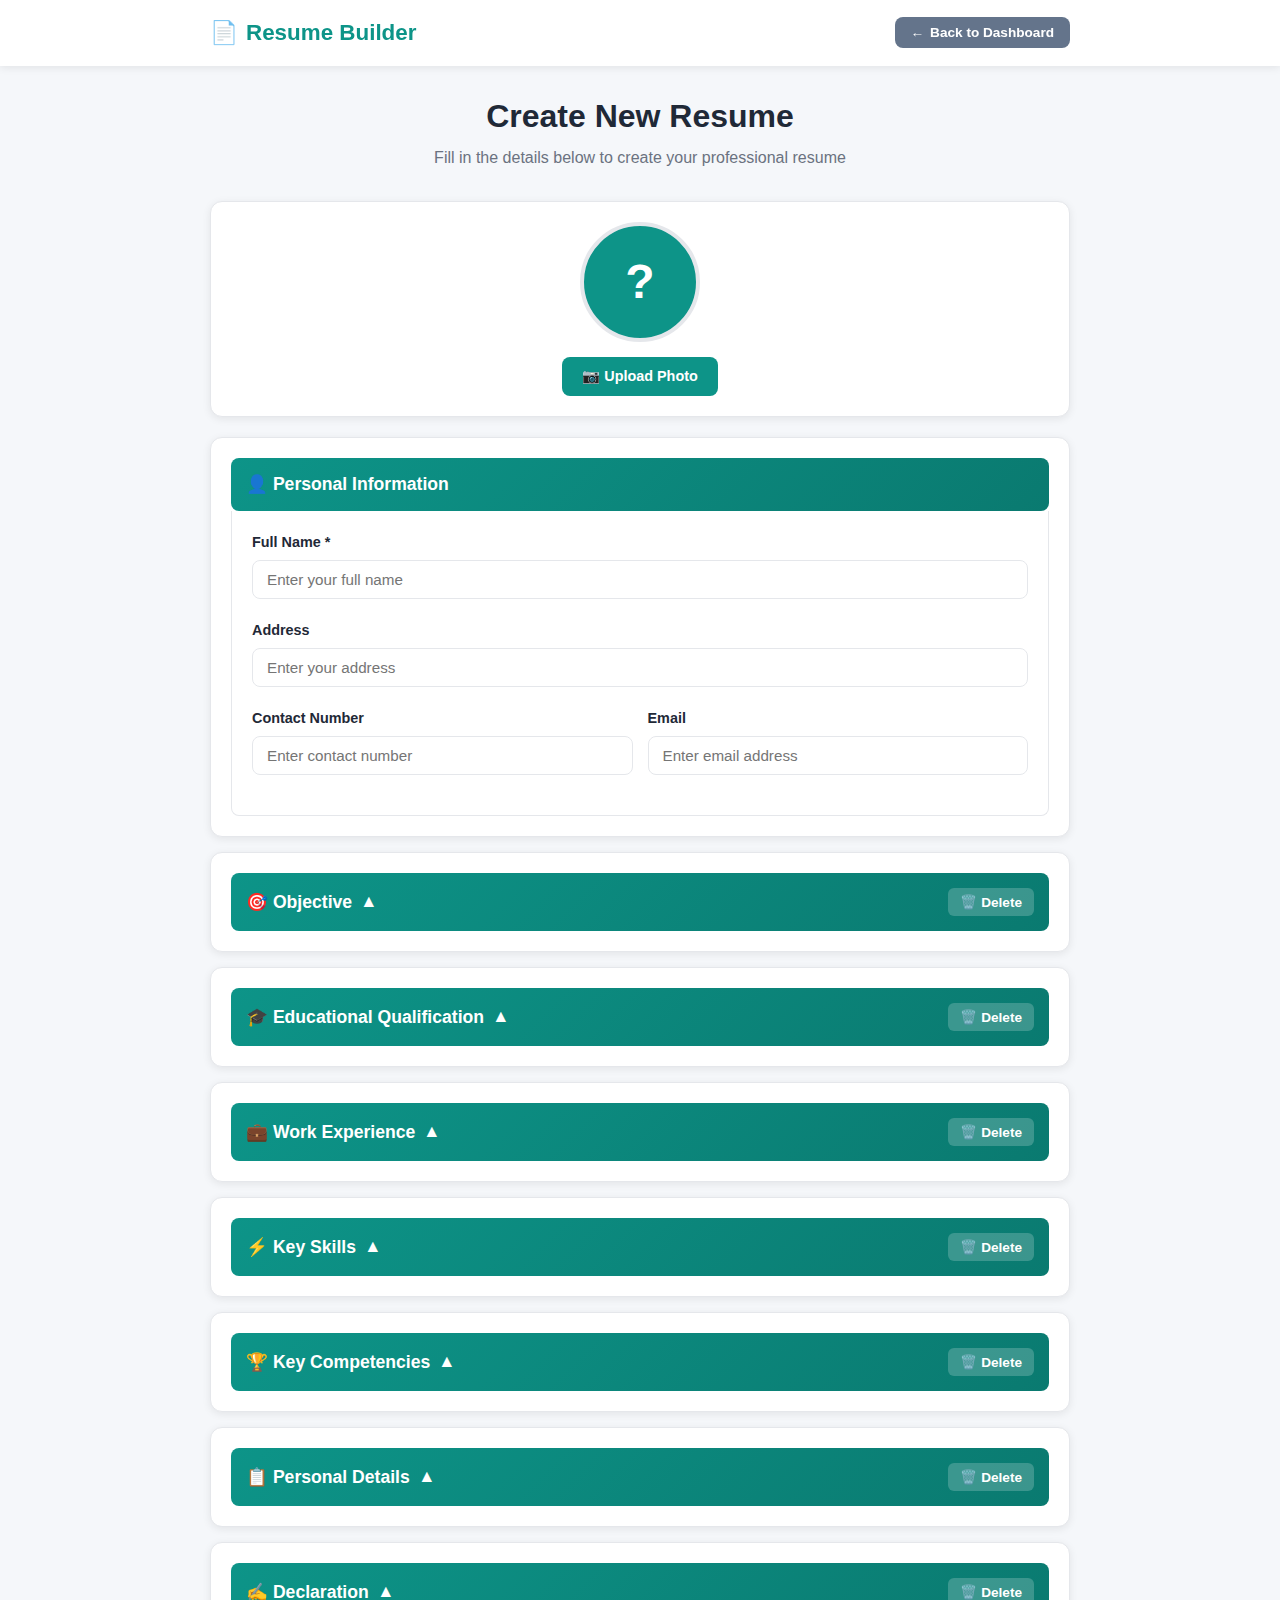
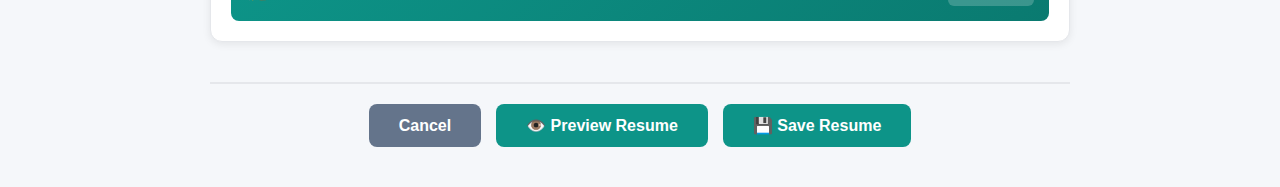
<file: test2.html>
<!DOCTYPE html>
<html lang="en">
<head>
    <meta charset="UTF-8">
    <meta name="viewport" content="width=device-width, initial-scale=1.0">
    <title>Create New Resume - Resume Builder</title>
    <style>
        * {
            margin: 0;
            padding: 0;
            box-sizing: border-box;
        }

        body {
            font-family: -apple-system, BlinkMacSystemFont, 'Segoe UI', Roboto, Oxygen, Ubuntu, Cantarell, sans-serif;
            line-height: 1.6;
            color: #333;
            background: #f5f7fa;
            min-height: 100vh;
            padding-bottom: 40px;
        }

        h1, h2, h3, h4, h5, h6 {
            font-weight: 600;
            line-height: 1.3;
            color: #1f2937;
        }

        :root {
            --primary-color: #0D9488;
            --primary-dark: #0a7a70;
            --secondary-color: #64748b;
            --danger-color: #ef4444;
            --bg-light: #f5f7fa;
            --border-color: #e5e7eb;
            --text-primary: #1f2937;
            --text-secondary: #6b7280;
        }

        .btn {
            display: inline-block;
            padding: 10px 20px;
            font-size: 0.9rem;
            font-weight: 600;
            text-align: center;
            text-decoration: none;
            border: none;
            border-radius: 8px;
            cursor: pointer;
            transition: all 0.3s ease;
            font-family: inherit;
        }

        .btn-primary {
            background: var(--primary-color);
            color: white;
        }

        .btn-primary:hover {
            background: var(--primary-dark);
            transform: translateY(-2px);
            box-shadow: 0 4px 12px rgba(13, 148, 136, 0.3);
        }

        .btn-secondary {
            background: var(--secondary-color);
            color: white;
        }

        .btn-secondary:hover {
            background: #475569;
        }

        .card {
            background: white;
            border-radius: 12px;
            padding: 20px;
            box-shadow: 0 2px 8px rgba(0, 0, 0, 0.08);
            border: 1px solid var(--border-color);
            margin-bottom: 20px;
        }

        .container {
            max-width: 900px;
            margin: 0 auto;
            padding: 0 20px;
        }

        /* Navbar */
        .navbar {
            background: white;
            box-shadow: 0 2px 8px rgba(0, 0, 0, 0.08);
            padding: 15px 0;
            margin-bottom: 30px;
            position: sticky;
            top: 0;
            z-index: 100;
        }

        .navbar-content {
            display: flex;
            justify-content: space-between;
            align-items: center;
        }

        .navbar-brand {
            font-size: 1.4rem;
            font-weight: 700;
            color: var(--primary-color);
            text-decoration: none;
            display: flex;
            align-items: center;
            gap: 8px;
        }

        .back-btn {
            padding: 8px 16px;
            font-size: 0.85rem;
            display: flex;
            align-items: center;
            gap: 6px;
        }

        /* Page Header */
        .page-header {
            text-align: center;
            margin-bottom: 30px;
        }

        .page-header h1 {
            font-size: 2rem;
            color: var(--text-primary);
            margin-bottom: 8px;
        }

        .page-header p {
            color: var(--text-secondary);
            font-size: 1rem;
        }

        /* Photo Upload */
        .photo-section {
            text-align: center;
            margin-bottom: 20px;
        }

        .photo-container {
            display: flex;
            flex-direction: column;
            align-items: center;
            gap: 15px;
        }

        .photo-preview {
            width: 120px;
            height: 120px;
            border-radius: 50%;
            background: var(--primary-color);
            color: white;
            display: flex;
            align-items: center;
            justify-content: center;
            font-size: 3rem;
            font-weight: 700;
            overflow: hidden;
            border: 4px solid #e5e7eb;
        }

        .photo-preview img {
            width: 100%;
            height: 100%;
            object-fit: cover;
        }

        .photo-upload-btn {
            display: inline-block;
            padding: 8px 20px;
            background: var(--primary-color);
            color: white;
            border-radius: 8px;
            cursor: pointer;
            font-size: 0.9rem;
            font-weight: 600;
            transition: all 0.3s ease;
        }

        .photo-upload-btn:hover {
            background: var(--primary-dark);
        }

        .photo-upload-btn input[type="file"] {
            display: none;
        }

        /* Form Sections */
        .form-section {
            margin-bottom: 15px;
            transition: all 0.4s ease;
        }

        .form-section.deleting {
            animation: slideOut 0.4s ease forwards;
        }

        @keyframes slideOut {
            0% {
                opacity: 1;
                transform: translateY(0) scale(1);
                max-height: 2000px;
            }
            50% {
                opacity: 0.5;
                transform: translateY(-10px) scale(0.95);
            }
            100% {
                opacity: 0;
                transform: translateY(-20px) scale(0.9);
                max-height: 0;
                margin-bottom: 0;
                padding: 0;
            }
        }

        .form-section.section-hidden {
            display: none;
        }

        .add-section-placeholder {
            background: white;
            border-radius: 12px;
            padding: 30px;
            box-shadow: 0 2px 8px rgba(0, 0, 0, 0.08);
            border: 2px dashed var(--border-color);
            margin-bottom: 20px;
            text-align: center;
            animation: slideIn 0.4s ease forwards;
            opacity: 0;
        }

        @keyframes slideIn {
            0% {
                opacity: 0;
                transform: translateY(-20px) scale(0.9);
            }
            50% {
                opacity: 0.5;
                transform: translateY(-10px) scale(0.95);
            }
            100% {
                opacity: 1;
                transform: translateY(0) scale(1);
            }
        }

        .restore-section-btn {
            background: var(--primary-color);
            color: white;
            border: none;
            padding: 12px 24px;
            border-radius: 8px;
            cursor: pointer;
            font-size: 0.95rem;
            font-weight: 600;
            transition: all 0.3s ease;
            display: inline-flex;
            align-items: center;
            gap: 8px;
        }

        .restore-section-btn:hover {
            background: var(--primary-dark);
            transform: translateY(-2px);
            box-shadow: 0 4px 12px rgba(13, 148, 136, 0.3);
        }

        .section-header {
            display: flex;
            justify-content: space-between;
            align-items: center;
            padding: 15px;
            background: linear-gradient(135deg, var(--primary-color) 0%, var(--primary-dark) 100%);
            color: white;
            border-radius: 8px;
            cursor: pointer;
            user-select: none;
            transition: all 0.3s ease;
        }

        .section-header:hover {
            transform: translateY(-2px);
            box-shadow: 0 4px 12px rgba(13, 148, 136, 0.3);
        }

        .section-header h3 {
            color: white;
            font-size: 1.1rem;
            display: flex;
            align-items: center;
            gap: 8px;
        }

        .section-actions {
            display: flex;
            gap: 8px;
        }

        .delete-section-btn {
            background: rgba(255, 255, 255, 0.2);
            color: white;
            border: none;
            padding: 6px 12px;
            border-radius: 6px;
            cursor: pointer;
            font-size: 0.85rem;
            font-weight: 600;
            transition: all 0.3s ease;
        }

        .delete-section-btn:hover {
            background: rgba(255, 255, 255, 0.3);
        }

        .collapse-icon {
            transition: transform 0.3s ease;
        }

        .section-header.collapsed .collapse-icon {
            transform: rotate(-180deg);
        }

        .section-content {
            padding: 20px;
            background: white;
            border: 1px solid var(--border-color);
            border-top: none;
            border-radius: 0 0 8px 8px;
            max-height: 2000px;
            overflow: hidden;
            transition: max-height 0.4s ease, padding 0.4s ease, opacity 0.3s ease;
            opacity: 1;
        }

        .section-content.hidden {
            max-height: 0;
            padding: 0 20px;
            opacity: 0;
            border: none;
        }

        /* Form Elements */
        .form-group {
            margin-bottom: 20px;
        }

        .form-group label {
            display: block;
            margin-bottom: 6px;
            font-weight: 600;
            color: var(--text-primary);
            font-size: 0.9rem;
        }

        .form-group input,
        .form-group textarea,
        .form-group select {
            width: 100%;
            padding: 10px 14px;
            border: 1px solid var(--border-color);
            border-radius: 8px;
            font-size: 0.95rem;
            font-family: inherit;
            transition: all 0.3s ease;
        }

        .form-group input:focus,
        .form-group textarea:focus,
        .form-group select:focus {
            outline: none;
            border-color: var(--primary-color);
            box-shadow: 0 0 0 3px rgba(13, 148, 136, 0.1);
        }

        .form-group textarea {
            min-height: 100px;
            resize: vertical;
        }

        .form-row {
            display: grid;
            grid-template-columns: repeat(2, 1fr);
            gap: 15px;
        }

        /* Dynamic Rows */
        .dynamic-section {
            border: 1px solid var(--border-color);
            border-radius: 8px;
            padding: 15px;
            padding-top: 40px;
            margin-bottom: 15px;
            position: relative;
            background: #fafafa;
        }

        .remove-row-btn {
            position: absolute;
            top: 10px;
            right: 10px;
            background: var(--danger-color);
            color: white;
            border: none;
            padding: 6px 12px;
            border-radius: 6px;
            cursor: pointer;
            font-size: 0.8rem;
            font-weight: 600;
            transition: all 0.3s ease;
        }

        .remove-row-btn:hover {
            background: #dc2626;
        }

        .add-more-btn {
            background: var(--primary-color);
            color: white;
            border: none;
            padding: 10px 20px;
            border-radius: 8px;
            cursor: pointer;
            font-size: 0.9rem;
            font-weight: 600;
            margin-top: 10px;
            transition: all 0.3s ease;
        }

        .add-more-btn:hover {
            background: var(--primary-dark);
        }

        /* Skills & Tags */
        .skills-container {
            display: flex;
            flex-wrap: wrap;
            gap: 8px;
            margin-top: 10px;
        }

        .skill-tag {
            background: var(--primary-color);
            color: white;
            padding: 6px 12px;
            border-radius: 20px;
            font-size: 0.85rem;
            display: flex;
            align-items: center;
            gap: 6px;
        }

        .remove-skill {
            cursor: pointer;
            font-weight: bold;
        }

        .skill-input-group {
            display: flex;
            gap: 8px;
            margin-bottom: 10px;
        }

        .skill-input-group input {
            flex: 1;
        }

        /* Objective Options */
        .objective-options {
            display: flex;
            flex-direction: column;
            gap: 10px;
            margin-bottom: 15px;
        }

        .objective-option {
            padding: 12px;
            border: 2px solid var(--border-color);
            border-radius: 8px;
            cursor: pointer;
            transition: all 0.3s ease;
            font-size: 0.9rem;
        }

        .objective-option:hover {
            border-color: var(--primary-color);
            background: rgba(13, 148, 136, 0.05);
        }

        .objective-option.selected {
            border-color: var(--primary-color);
            background: rgba(13, 148, 136, 0.1);
            font-weight: 600;
        }

        /* Form Actions */
        .form-actions {
            display: flex;
            gap: 15px;
            justify-content: center;
            margin-top: 40px;
            padding-top: 20px;
            border-top: 2px solid var(--border-color);
        }

        .form-actions .btn {
            padding: 12px 30px;
            font-size: 1rem;
        }

        /* Responsive */
        @media (max-width: 768px) {
            .form-row {
                grid-template-columns: 1fr;
            }
            
            .page-header h1 {
                font-size: 1.5rem;
            }
            
            .navbar-brand {
                font-size: 1.1rem;
            }
            
            .back-btn span {
                display: none;
            }
            
            .photo-preview {
                width: 100px;
                height: 100px;
                font-size: 2.5rem;
            }
            
            .skill-input-group {
                flex-direction: column;
            }
            
            .skill-input-group .btn {
                width: 100%;
            }
            
            .form-actions {
                flex-direction: column;
            }
            
            .form-actions .btn {
                width: 100%;
            }
        }
    </style>
</head>
<body>
    <nav class="navbar">
        <div class="container navbar-content">
            <a href="#" class="navbar-brand">
                <span>📄</span>
                Resume Builder
            </a>
            <button class="btn btn-secondary back-btn" onclick="handleBack()">
                ← <span>Back to Dashboard</span>
            </button>
        </div>
    </nav>

    <div class="container">
        <div class="page-header">
            <h1>Create New Resume</h1>
            <p>Fill in the details below to create your professional resume</p>
        </div>

        <div class="card photo-section">
            <div class="photo-container">
                <div class="photo-preview" id="photoPreview">
                    <span id="photoInitials">?</span>
                    <img id="photoImage" style="display: none;">
                </div>
                <label class="photo-upload-btn">
                    📷 Upload Photo
                    <input type="file" accept="image/*" onchange="handlePhotoUpload(event)">
                </label>
            </div>
        </div>

        <div class="card form-section">
            <div class="section-header">
                <h3>👤 Personal Information</h3>
            </div>
            <div class="section-content">
                <div class="form-group">
                    <label>Full Name *</label>
                    <input type="text" id="fullName" placeholder="Enter your full name" oninput="updatePhotoInitials()">
                </div>
                <div class="form-group">
                    <label>Address</label>
                    <input type="text" placeholder="Enter your address">
                </div>
                <div class="form-row">
                    <div class="form-group">
                        <label>Contact Number</label>
                        <input type="tel" placeholder="Enter contact number">
                    </div>
                    <div class="form-group">
                        <label>Email</label>
                        <input type="email" placeholder="Enter email address">
                    </div>
                </div>
            </div>
        </div>

        <div id="sectionsContainer">
            <div class="card form-section" id="objectiveSection" data-section-name="Objective" data-section-icon="🎯">
                <div class="section-header collapsed" onclick="toggleSection('objectiveContent')">
                    <h3>🎯 Objective <span class="collapse-icon">▼</span></h3>
                    <div class="section-actions" onclick="event.stopPropagation()">
                        <button class="delete-section-btn" onclick="deleteSection('objectiveSection')">🗑️ Delete</button>
                    </div>
                </div>
                <div class="section-content hidden" id="objectiveContent">
                    <div class="objective-options">
                        <div class="objective-option" onclick="selectObjective(0)">
                            To secure a challenging position where I can utilize my skills and contribute to organizational growth.
                        </div>
                        <div class="objective-option" onclick="selectObjective(1)">
                            Seeking an opportunity to leverage my expertise in a dynamic environment and achieve professional excellence.
                        </div>
                        <div class="objective-option" onclick="selectObjective(2)">
                            To obtain a position that allows me to grow professionally while contributing to the success of the organization.
                        </div>
                    </div>
                    <div class="form-group">
                        <label>Custom Objective</label>
                        <textarea id="objectiveText" placeholder="Or write your own objective..."></textarea>
                    </div>
                </div>
            </div>

            <div class="card form-section" id="educationSection" data-section-name="Educational Qualification" data-section-icon="🎓">
                <div class="section-header collapsed" onclick="toggleSection('educationContent')">
                    <h3>🎓 Educational Qualification <span class="collapse-icon">▼</span></h3>
                    <div class="section-actions" onclick="event.stopPropagation()">
                        <button class="delete-section-btn" onclick="deleteSection('educationSection')">🗑️ Delete</button>
                    </div>
                </div>
                <div class="section-content hidden" id="educationContent">
                    <div id="educationRows">
                        <div class="dynamic-section">
                            <button class="remove-row-btn" onclick="removeRow(this)">✕ Remove</button>
                            <div class="form-group">
                                <label>Degree/Qualification</label>
                                <input type="text" placeholder="e.g., B.Tech in Computer Science">
                            </div>
                            <div class="form-row">
                                <div class="form-group">
                                    <label>Institution</label>
                                    <input type="text" placeholder="Enter institution name">
                                </div>
                                <div class="form-group">
                                    <label>Year</label>
                                    <input type="text" placeholder="e.g., 2020-2024">
                                </div>
                            </div>
                            <div class="form-row">
                                <div class="form-group">
                                    <label>Status</label>
                                    <select>
                                        <option value="">Select Status</option>
                                        <option value="completed">Completed</option>
                                        <option value="pursuing">Pursuing</option>
                                    </select>
                                </div>
                                <div class="form-group">
                                    <label>Result</label>
                                    <input type="text" placeholder="e.g., 8.5 CGPA or 85%">
                                </div>
                            </div>
                        </div>
                    </div>
                    <button class="add-more-btn" onclick="addEducationRow()">+ Add More Education</button>
                </div>
            </div>

            <div class="card form-section" id="workSection" data-section-name="Work Experience" data-section-icon="💼">
                <div class="section-header collapsed" onclick="toggleSection('workContent')">
                    <h3>💼 Work Experience <span class="collapse-icon">▼</span></h3>
                    <div class="section-actions" onclick="event.stopPropagation()">
                        <button class="delete-section-btn" onclick="deleteSection('workSection')">🗑️ Delete</button>
                    </div>
                </div>
                <div class="section-content hidden" id="workContent">
                    <div id="workRows">
                        <div class="dynamic-section">
                            <button class="remove-row-btn" onclick="removeRow(this)">✕ Remove</button>
                            <div class="form-group">
                                <label>Work Experience</label>
                                <input type="text" placeholder="e.g., 6 months experience as Executive in ABC Company">
                            </div>
                        </div>
                    </div>
                    <button class="add-more-btn" onclick="addWorkRow()">+ Add More Experience</button>
                </div>
            </div>

            <div class="card form-section" id="skillsSection" data-section-name="Key Skills" data-section-icon="⚡">
                <div class="section-header collapsed" onclick="toggleSection('skillsContent')">
                    <h3>⚡ Key Skills <span class="collapse-icon">▼</span></h3>
                    <div class="section-actions" onclick="event.stopPropagation()">
                        <button class="delete-section-btn" onclick="deleteSection('skillsSection')">🗑️ Delete</button>
                    </div>
                </div>
                <div class="section-content hidden" id="skillsContent">
                    <div class="skill-input-group">
                        <input type="text" id="skillInput" placeholder="Enter a skill">
                        <button class="btn btn-primary" onclick="addSkill()">Add Skill</button>
                    </div>
                    <div class="skills-container" id="skillsContainer"></div>
                </div>
            </div>

            <div class="card form-section" id="competenciesSection" data-section-name="Key Competencies" data-section-icon="🏆">
                <div class="section-header collapsed" onclick="toggleSection('competenciesContent')">
                    <h3>🏆 Key Competencies <span class="collapse-icon">▼</span></h3>
                    <div class="section-actions" onclick="event.stopPropagation()">
                        <button class="delete-section-btn" onclick="deleteSection('competenciesSection')">🗑️ Delete</button>
                    </div>
                </div>
                <div class="section-content hidden" id="competenciesContent">
                    <div class="skill-input-group">
                        <input type="text" id="competencyInput" placeholder="Enter a competency">
                        <button class="btn btn-primary" onclick="addCompetency()">Add Competency</button>
                    </div>
                    <div class="skills-container" id="competenciesContainer"></div>
                </div>
            </div>

            <div class="card form-section" id="personalSection" data-section-name="Personal Details" data-section-icon="📋">
                <div class="section-header collapsed" onclick="toggleSection('personalContent')">
                    <h3>📋 Personal Details <span class="collapse-icon">▼</span></h3>
                    <div class="section-actions" onclick="event.stopPropagation()">
                        <button class="delete-section-btn" onclick="deleteSection('personalSection')">🗑️ Delete</button>
                    </div>
                </div>
                <div class="section-content hidden" id="personalContent">
                    <div class="form-row">
                        <div class="form-group">
                            <label>Father's Name</label>
                            <input type="text" placeholder="Enter father's name">
                        </div>
                        <div class="form-group">
                            <label>Date of Birth</label>
                            <input type="date">
                        </div>
                    </div>
                    <div class="form-row">
                        <div class="form-group">
                            <label>Gender</label>
                            <select>
                                <option value="">Select Gender</option>
                                <option value="male">Male</option>
                                <option value="female">Female</option>
                                <option value="other">Other</option>
                            </select>
                        </div>
                        <div class="form-group">
                            <label>Marital Status</label>
                            <select>
                                <option value="">Select Status</option>
                                <option value="single">Single</option>
                                <option value="married">Married</option>
                            </select>
                        </div>
                    </div>
                    <div class="form-row">
                        <div class="form-group">
                            <label>Nationality</label>
                            <input type="text" placeholder="Enter nationality">
                        </div>
                        <div class="form-group">
                            <label>Languages Known</label>
                            <input type="text" placeholder="e.g., English, Hindi">
                        </div>
                    </div>
                    <div class="form-group">
                        <label>Strength</label>
                        <textarea placeholder="Describe your strengths..."></textarea>
                    </div>
                    <div class="form-group">
                        <label>Hobbies</label>
                        <input type="text" placeholder="e.g., Reading, Traveling, Music">
                    </div>
                </div>
            </div>

            <div class="card form-section" id="declarationSection" data-section-name="Declaration" data-section-icon="✍️">
                <div class="section-header collapsed" onclick="toggleSection('declarationContent')">
                    <h3>✍️ Declaration <span class="collapse-icon">▼</span></h3>
                    <div class="section-actions" onclick="event.stopPropagation()">
                        <button class="delete-section-btn" onclick="deleteSection('declarationSection')">🗑️ Delete</button>
                    </div>
                </div>
                <div class="section-content hidden" id="declarationContent">
                    <div class="form-group">
                        <label>Declaration Text</label>
                        <textarea id="declarationText">I hereby declare that the information provided above is true and correct to the best of my knowledge and belief.</textarea>
                    </div>
                    <div class="form-group">
                        <label>City</label>
                        <input type="text" placeholder="Enter city name">
                    </div>
                </div>
            </div>
        </div>

        <div class="form-actions">
            <button class="btn btn-secondary" onclick="handleCancel()">Cancel</button>
            <button class="btn btn-primary" onclick="handlePreview()">👁️ Preview Resume</button>
            <button class="btn btn-primary" onclick="handleSave()">💾 Save Resume</button>
        </div>
    </div>

    <script>
        const deletedSections = {};

        function handlePhotoUpload(event) {
            const file = event.target.files[0];
            if (file) {
                const reader = new FileReader();
                reader.onload = function(e) {
                    document.getElementById('photoImage').src = e.target.result;
                    document.getElementById('photoImage').style.display = 'block';
                    document.getElementById('photoInitials').style.display = 'none';
                };
                reader.readAsDataURL(file);
            }
        }

        function updatePhotoInitials() {
            const name = document.getElementById('fullName').value.trim();
            const initialsElement = document.getElementById('photoInitials');
            const imageElement = document.getElementById('photoImage');
            
            if (imageElement.style.display === 'none') {
                if (name) {
                    const parts = name.split(' ');
                    const initials = parts.length > 1 
                        ? parts[0][0] + parts[parts.length - 1][0]
                        : parts[0][0];
                    initialsElement.textContent = initials.toUpperCase();
                } else {
                    initialsElement.textContent = '?';
                }
            }
        }

        function toggleSection(contentId) {
            const content = document.getElementById(contentId);
            const header = content.previousElementSibling;
            content.classList.toggle('hidden');
            header.classList.toggle('collapsed');
        }

        function deleteSection(sectionId) {
            if (confirm('Are you sure you want to delete this section?')) {
                const section = document.getElementById(sectionId);
                const sectionName = section.dataset.sectionName;
                const sectionIcon = section.dataset.sectionIcon;
                
                deletedSections[sectionId] = section.outerHTML;
                section.classList.add('deleting');
                
                setTimeout(() => {
                    section.classList.remove('deleting');
                    section.classList.add('section-hidden');
                    
                    const placeholder = document.createElement('div');
                    placeholder.className = 'add-section-placeholder';
                    placeholder.id = `placeholder-${sectionId}`;
                    placeholder.innerHTML = `
                        <p style="color: var(--text-secondary); margin-bottom: 15px; font-size: 0.95rem;">
                            Section "${sectionName}" has been removed
                        </p>
                        <button class="restore-section-btn" onclick="restoreSection('${sectionId}')">
                            ${sectionIcon} Add ${sectionName} Section
                        </button>
                    `;
                    
                    section.parentNode.insertBefore(placeholder, section.nextSibling);
                }, 400);
            }
        }

        function restoreSection(sectionId) {
            const section = document.getElementById(sectionId);
            const placeholder = document.getElementById(`placeholder-${sectionId}`);
            
            if (placeholder) {
                placeholder.style.animation = 'slideOut 0.4s ease forwards';
                
                setTimeout(() => {
                    placeholder.remove();
                    section.classList.remove('section-hidden');
                    section.style.animation = 'slideIn 0.4s ease forwards';
                    
                    setTimeout(() => {
                        section.style.animation = '';
                    }, 400);
                }, 400);
            }
        }

        let selectedObjectiveIndex = -1;
        function selectObjective(index) {
            const options = document.querySelectorAll('.objective-option');
            options.forEach((opt, i) => {
                opt.classList.toggle('selected', i === index);
            });
            selectedObjectiveIndex = index;
            document.getElementById('objectiveText').value = options[index].textContent.trim();
        }

        function addEducationRow() {
            const container = document.getElementById('educationRows');
            const newRow = document.createElement('div');
            newRow.className = 'dynamic-section';
            newRow.innerHTML = `
                <button class="remove-row-btn" onclick="removeRow(this)">✕ Remove</button>
                <div class="form-group">
                    <label>Degree/Qualification</label>
                    <input type="text" placeholder="e.g., B.Tech in Computer Science">
                </div>
                <div class="form-row">
                    <div class="form-group">
                        <label>Institution</label>
                        <input type="text" placeholder="Enter institution name">
                    </div>
                    <div class="form-group">
                        <label>Year</label>
                        <input type="text" placeholder="e.g., 2020-2024">
                    </div>
                </div>
                <div class="form-row">
                    <div class="form-group">
                        <label>Status</label>
                        <select>
                            <option value="">Select Status</option>
                            <option value="completed">Completed</option>
                            <option value="pursuing">Pursuing</option>
                        </select>
                    </div>
                    <div class="form-group">
                        <label>Result</label>
                        <input type="text" placeholder="e.g., 8.5 CGPA or 85%">
                    </div>
                </div>
            `;
            container.appendChild(newRow);
        }

        function addWorkRow() {
            const container = document.getElementById('workRows');
            const newRow = document.createElement('div');
            newRow.className = 'dynamic-section';
            newRow.innerHTML = `
                <button class="remove-row-btn" onclick="removeRow(this)">✕ Remove</button>
                <div class="form-group">
                    <label>Work Experience</label>
                    <input type="text" placeholder="e.g., 6 months experience as Executive in ABC Company">
                </div>
            `;
            container.appendChild(newRow);
        }

        function removeRow(button) {
            const row = button.parentElement;
            const container = row.parentElement;
            if (container.children.length > 1) {
                row.remove();
            } else {
                alert('At least one entry is required!');
            }
        }

        function addSkill() {
            const input = document.getElementById('skillInput');
            const skill = input.value.trim();
            if (skill) {
                const container = document.getElementById('skillsContainer');
                const tag = document.createElement('div');
                tag.className = 'skill-tag';
                tag.innerHTML = `${skill} <span class="remove-skill" onclick="removeTag(this)">✕</span>`;
                container.appendChild(tag);
                input.value = '';
            }
        }

        function addCompetency() {
            const input = document.getElementById('competencyInput');
            const competency = input.value.trim();
            if (competency) {
                const container = document.getElementById('competenciesContainer');
                const tag = document.createElement('div');
                tag.className = 'skill-tag';
                tag.innerHTML = `${competency} <span class="remove-skill" onclick="removeTag(this)">✕</span>`;
                container.appendChild(tag);
                input.value = '';
            }
        }

        function removeTag(span) {
            span.parentElement.remove();
        }

        document.getElementById('skillInput').addEventListener('keypress', function(e) {
            if (e.key === 'Enter') {
                e.preventDefault();
                addSkill();
            }
        });

        document.getElementById('competencyInput').addEventListener('keypress', function(e) {
            if (e.key === 'Enter') {
                e.preventDefault();
                addCompetency();
            }
        });

        function handleSave() {
            const name = document.getElementById('fullName').value.trim();
            if (!name) {
                alert('Please enter your full name before saving!');
                return;
            }
            alert(`✅ Resume saved successfully for ${name}!\n\nIn a real application, this would save the data to a database.`);
        }

        function handlePreview() {
            const name = document.getElementById('fullName').value.trim();
            if (!name) {
                alert('Please enter your full name before previewing!');
                return;
            }
            alert(`👁️ Opening preview for ${name}'s resume...\n\nIn a real application, this would open a preview page showing how the resume looks.`);
        }

        function handleCancel() {
            if (confirm('Are you sure you want to cancel? All unsaved changes will be lost.')) {
                alert('Redirecting to Dashboard...');
            }
        }

        function handleBack() {
            if (confirm('Are you sure you want to go back? Any unsaved changes will be lost.')) {
                alert('Redirecting to Dashboard...');
            }
        }
    </script>
</body>
</html>
</file>
